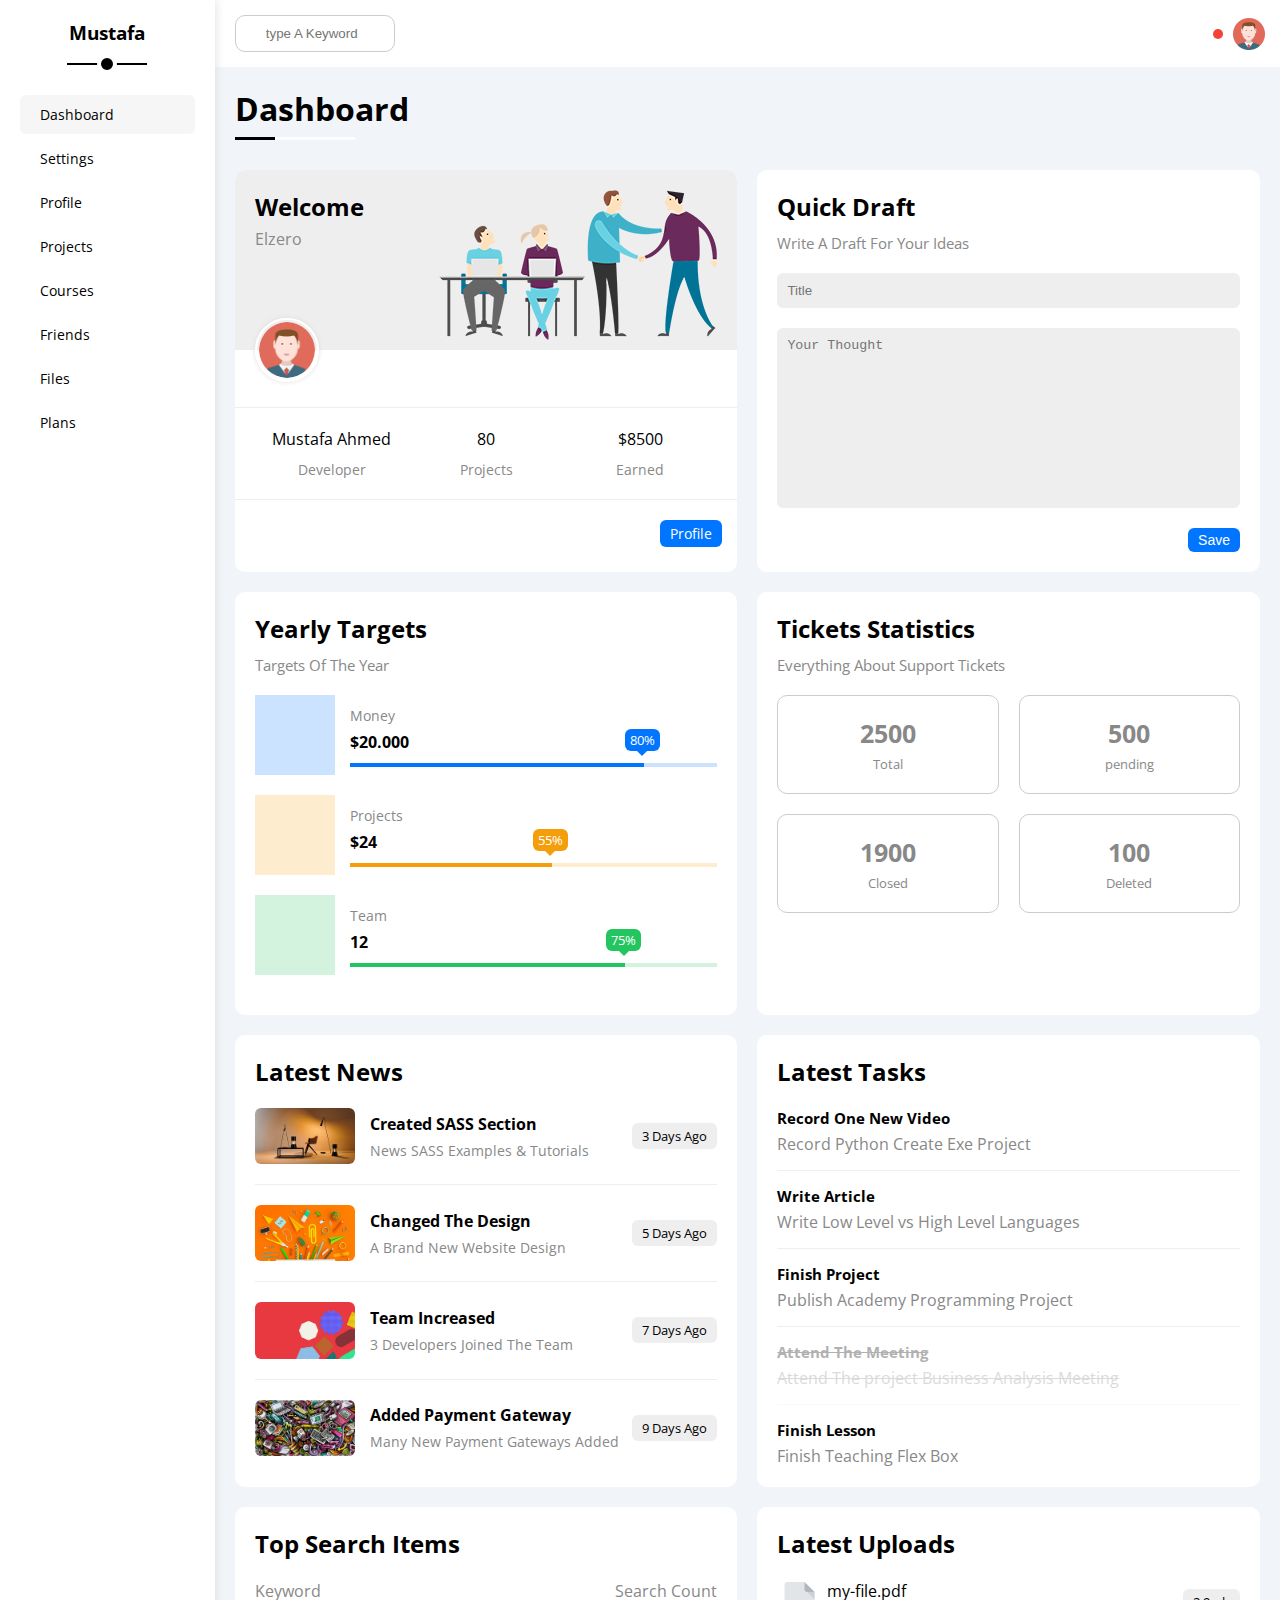
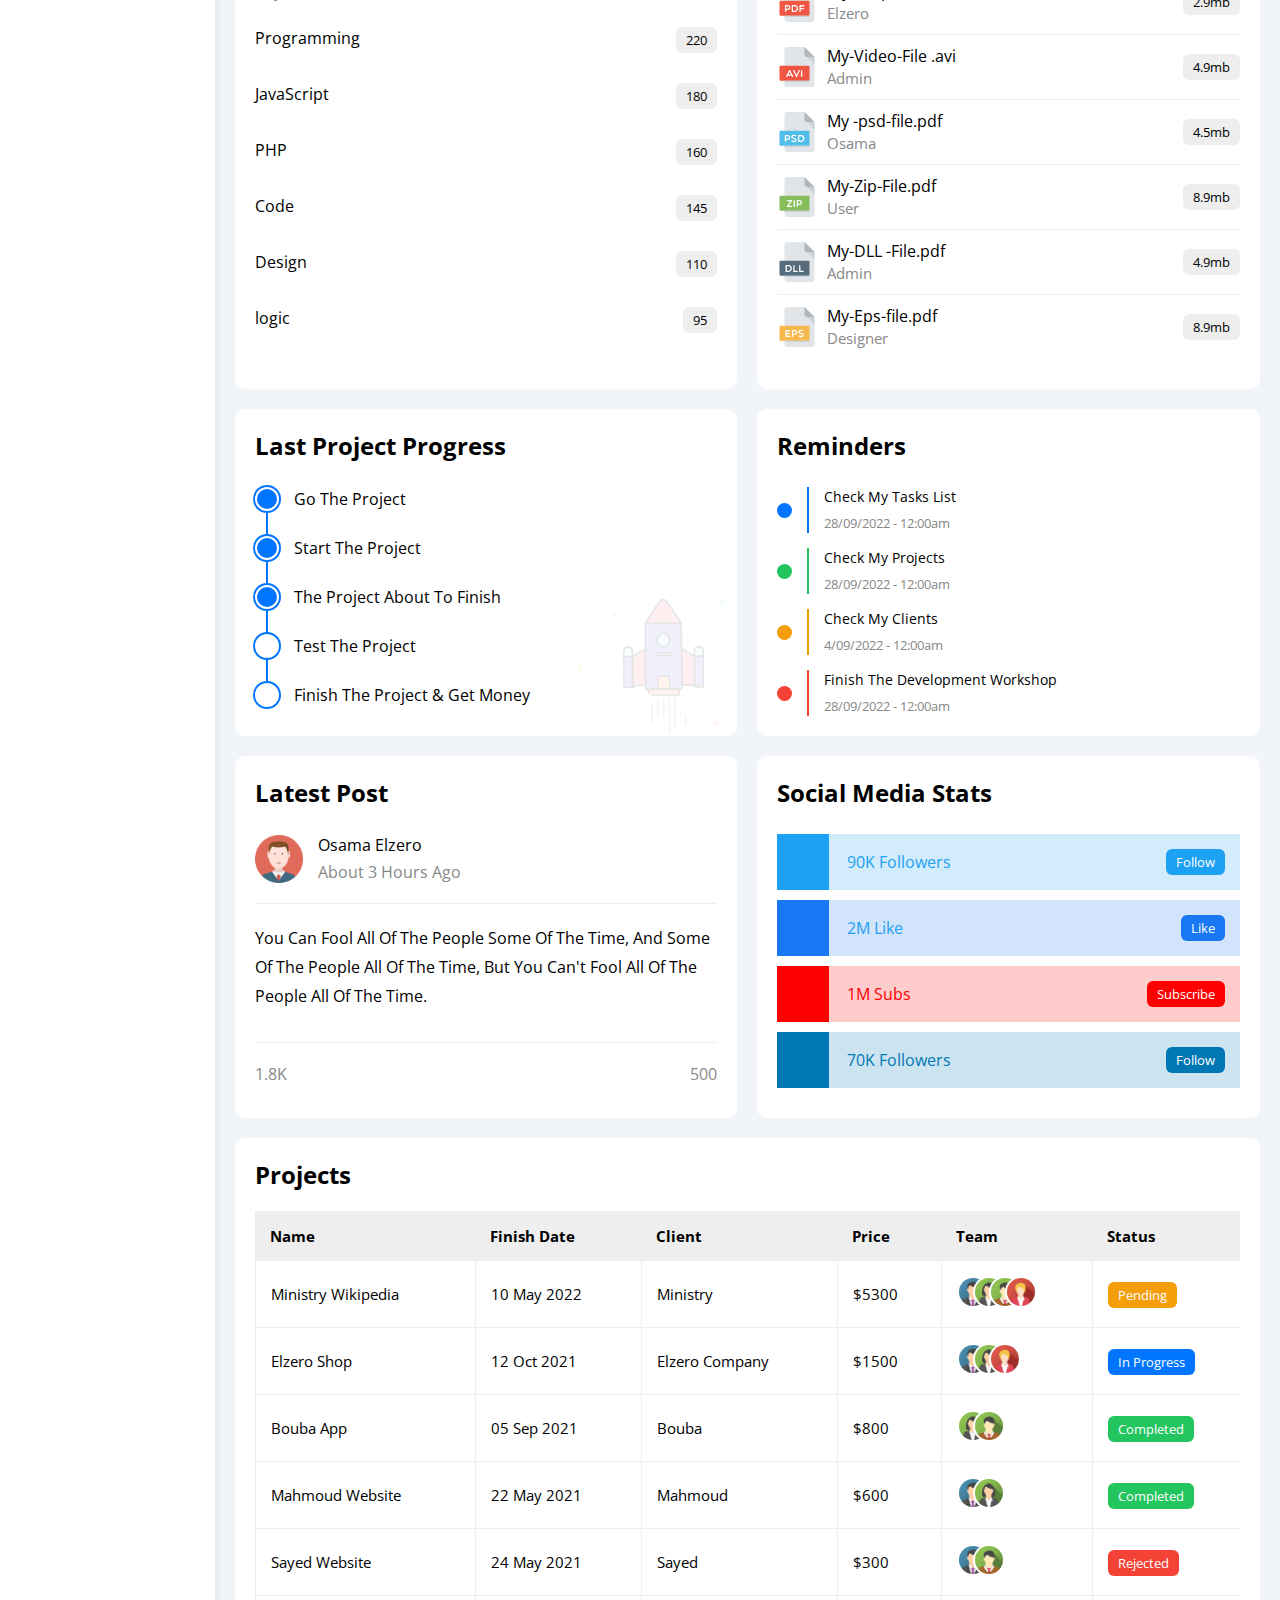
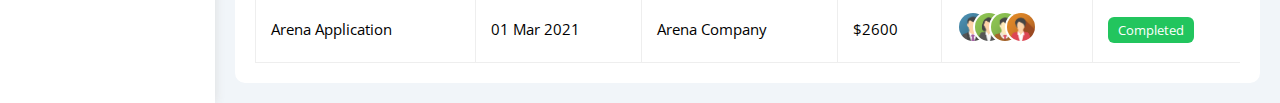
<file: index.html>
<!DOCTYPE html>
<html lang="en">

<head>
    <meta charset="UTF-8">
    <meta name="viewport" content="width=device-width, initial-scale=1.0">
    <title>Dashboard</title>
    <!-- font awesome  -->
    <!-- <link rel="stylesheet" href="css/all.min.css"> -->
    <link rel="stylesheet" href="https://cdnjs.cloudflare.com/ajax/libs/font-awesome/6.4.2/css/all.min.css"
        integrity="sha512-z3gLpd7yknf1YoNbCzqRKc4qyor8gaKU1qmn+CShxbuBusANI9QpRohGBreCFkKxLhei6S9CQXFEbbKuqLg0DA=="
        crossorigin="anonymous" referrerpolicy="no-referrer" />
    <link rel="stylesheet" href="css/master.css">
    <link rel="stylesheet" href="css/framework.css">
    <!-- <link rel="stylesheet" href="css/all.min.css"> -->

    <!-- google font  -->
    <link rel="preconnect" href="https://fonts.googleapis.com">
    <link rel="preconnect" href="https://fonts.gstatic.com" crossorigin>
    <link
        href="https://fonts.googleapis.com/css2?family=Cairo:wght@700&family=Open+Sans:ital,wght@1,700&family=REM:ital,wght@1,300&family=Roboto:wght@500&family=Work+Sans:wght@200;800&display=swap"
        rel="stylesheet">
</head>

<body>
    <div class="page d-flex">
        <div class="sidebar bg-white p-20 p-relative">
            <h3 class="p-relative txt-c mt-0">Mustafa</h3>
            <ul>
                <li>
                    <a class="active d-flex align-center fs-14 c-black rad-6 p-10" href="index.html">
                        <i class="fa-regular fa-chart-bar fa-fw"></i>
                        <span>Dashboard</span>
                    </a>
                </li>
                <li>
                    <a class="d-flex align-center fs-14 c-black rad-6 p-10" href="settings.html">
                        <i class="fa-solid fa-gear fa-fw"></i>
                        <span>Settings</span>
                    </a>
                </li>
                <li>
                    <a class="d-flex align-center fs-14 c-black rad-6 p-10" href="profile.html">
                        <i class="fa-regular fa-user fa-fw"></i>
                        <span>Profile</span>
                    </a>
                </li>
                <li>
                    <a class="d-flex align-center fs-14 c-black rad-6 p-10" href="projects.html">
                        <i class="fa-solid fa-diagram-project fa-fw"></i>
                        <span>Projects</span>
                    </a>
                </li>
                <li>
                    <a class="d-flex align-center fs-14 c-black rad-6 p-10" href="courses.html">
                        <i class="fa-solid fa-graduation-cap fa-fw"></i>
                        <span>Courses</span>
                    </a>
                </li>
                <li>
                    <a class="d-flex align-center fs-14 c-black rad-6 p-10" href="friends.html">
                        <i class="fa-regular fa-circle-user fa-fw"></i>
                        <span>Friends</span>
                    </a>
                </li>
                <li>
                    <a class="d-flex align-center fs-14 c-black rad-6 p-10" href="files.html">
                        <i class="fa-regular fa-file fa-fw"></i>
                        <span>Files</span>
                    </a>
                </li>
                <li>
                    <a class="d-flex align-center fs-14 c-black rad-6 p-10" href="plans.html">
                        <i class="fa-regular fa-credit-card fa-fw"></i>
                        <span>Plans</span>
                    </a>
                </li>
            </ul>
        </div>
        <div class="content w-full">
            <!-- start Head  -->
            <div class="head bg-white p-15 between-flex">
                <div class="search p-relative">
                    <input class="p-10" type="search" placeholder="type A Keyword">
                </div>
                <div class="icons d-flex align-center">
                    <span class="notification p-relative">
                        <i class="fa-regular fa-bell fa-lg"></i>
                    </span>
                    <img src="images/avatar.png" alt="">
                </div>
            </div>
            <!-- End  Head  -->
            <h1 class="p-relative">Dashboard</h1>
            <div class="wrapper d-grid gap-20">
                <!-- start Welcome widget  -->
                <div class="welcome bg-white rad-10 txt-c-mobile block-mobile">
                    <div class="intro p-20 d-flex space-between bg-eee">
                        <div>
                            <h2 class="m-0">Welcome</h2>
                            <p class="c-grey mt-5">Elzero</p>
                        </div>
                        <img class="hide-mobile" src="images/welcome.png" alt="">
                    </div>
                    <img src="images/avatar (1).png" alt="" class="avatar">
                    <div class="body txt-c d-flex p-20 mt-20 mb-20 block-mobile">
                        <div> Mustafa Ahmed <span class="d-block c-grey fs-14 mt-10">Developer</span></div>
                        <div>80 <span class="d-block c-grey fs-14 mt-10">Projects</span></div>
                        <div>$8500 <span class="d-block c-grey fs-14 mt-10">Earned</span></div>
                    </div>
                    <a href="profile.html" class="visit d-block fs-14 bg-blue c-white w-fit btn-shape">Profile</a>
                </div>
                <!-- End Welcome widget  -->
                <!-- Start Quick Darft Widget  -->
                <div class="quick-draft p-20 bg-white rad-10">
                    <h2 class="mt-0 mb-10">Quick Draft</h2>
                    <p class="mt-0 mb-20 c-grey fs-15">Write A Draft For Your Ideas</p>
                    <form action="">
                        <input class="d-block mb-20 w-full p-10 b-none bg-eee rad-6" type="text" placeholder="Title">
                        <textarea class="d-block mb-20 w-full p-10 b-none bg-eee rad-6"
                            placeholder="Your Thought"></textarea>
                        <input class="save d-block fs-14 bg-blue c-white b-none w-fit btn-shape" type="submit"
                            value="Save">
                    </form>
                </div>
                <!-- End Quick Darft Widget  -->
                <!-- start Targets widget  -->
                <div class="targets p-20 bg-white rad-10">
                    <h2 class="mt-0 mb-10">Yearly Targets</h2>
                    <p class="mt-0 mb-20 c-grey fs-15">Targets Of The Year</p>
                    <div class="target-row mb-20 d-flex align-center blue">
                        <div class="icon center-flex">
                            <i class="fa-solid fa-dollar-sign fa-lg c-blue"></i>
                        </div>
                        <div class="details">
                            <span class="fs-14 c-grey">Money</span>
                            <span class="d-block mt-5 mb-10 fw-bold">$20.000</span>
                            <div class="progress p-relative">
                                <span class="bg-blue blue" style="width: 80%">
                                    <span class="bg-blue">80%</span>
                                </span>
                            </div>
                        </div>
                    </div>
                    <div class="target-row mb-20 d-flex align-center orange">
                        <div class="icon center-flex">
                            <i class="fa-solid fa-code-sign fa-lg c-orange"></i>
                        </div>
                        <div class="details">
                            <span class="fs-14 c-grey">Projects</span>
                            <span class="d-block mt-5 mb-10 fw-bold">$24</span>
                            <div class="progress p-relative">
                                <span class="bg-orange orange" style="width: 55%">
                                    <span class="bg-orange">55%</span>
                                </span>
                            </div>
                        </div>
                    </div>
                    <div class="target-row mb-20 d-flex align-center green">
                        <div class="icon center-flex">
                            <i class="fa-solid fa-user fa-lg c-green"></i>
                        </div>
                        <div class="details">
                            <span class="fs-14 c-grey">Team</span>
                            <span class="d-block mt-5 mb-10 fw-bold">12</span>
                            <div class="progress p-relative">
                                <span class="bg-green green" style="width: 75%">
                                    <span class="bg-green">75%</span>
                                </span>
                            </div>
                        </div>
                    </div>
                </div>
                <!-- End Targets widget  -->
                <!-- Start Ticket widget  -->
                <div class="tickets p-20 bg-white rad-10">
                    <h2 class="mt-0 mb-10">Tickets Statistics</h2>
                    <p class="mt-0 mb-20 c-grey fs-15">Everything About Support Tickets</p>
                    <div class="d-flex txt-c gap-20 f-wrap">
                        <div class="box p-20 rad-10 fs-13 c-grey">
                            <i class="fa-regular fa-rectangle-list fa-2x mb-10 c-orange"></i>
                            <span class="d-block c-block fw-bold fs-25 mb-5">2500</span>
                            Total
                        </div>
                        <div class="box p-20 rad-10 fs-13 c-grey">
                            <i class="fa-regular fa-spinner fa-2x mb-10 c-blue"></i>
                            <span class="d-block c-block fw-bold fs-25 mb-5">500</span>
                            pending
                        </div>
                        <div class="box p-20 rad-10 fs-13 c-grey">
                            <i class="fa-regular fa-circle-check fa-2x mb-10 c-green"></i>
                            <span class="d-block c-block fw-bold fs-25 mb-5">1900</span>
                            Closed
                        </div>
                        <div class="box p-20 rad-10 fs-13 c-grey">
                            <i class="fa-regular fa-rectangle-xmark fa-2x mb-10 c-red"></i>
                            <span class="d-block c-block fw-bold fs-25 mb-5">100</span>
                            Deleted
                        </div>
                    </div>
                </div>
                <!-- End Ticket widget  -->
                <!-- Start Latest News  -->
                <div class="latest-news p-20 bg-white rad-10 txt-c-mobile">
                    <h2 class="mt-0 mb-20">Latest News</h2>
                    <div class="news-row d-flex align-center">
                        <img src="images/news-01.png" alt="">
                        <div class="info">
                            <h3>Created SASS Section</h3>
                            <p class="m-0 fs-14 c-grey">News SASS Examples & Tutorials</p>
                        </div>
                        <div class="btn-shape bg-eee fs-13 label">3 Days Ago</div>
                    </div>
                    <div class="news-row d-flex align-center">
                        <img src="images/news-02.png" alt="">
                        <div class="info">
                            <h3>Changed The Design</h3>
                            <p class="m-0 fs-14 c-grey">A Brand New Website Design</p>
                        </div>
                        <div class="btn-shape bg-eee fs-13 label">5 Days Ago</div>
                    </div>
                    <div class="news-row d-flex align-center">
                        <img src="images/news-03.png" alt="">
                        <div class="info">
                            <h3>Team Increased</h3>
                            <p class="m-0 fs-14 c-grey">3 Developers Joined The Team</p>
                        </div>
                        <div class="btn-shape bg-eee fs-13 label">7 Days Ago</div>
                    </div>
                    <div class="news-row d-flex align-center">
                        <img src="images/news-04.png" alt="">
                        <div class="info">
                            <h3>Added Payment Gateway</h3>
                            <p class="m-0 fs-14 c-grey">Many New Payment Gateways Added</p>
                        </div>
                        <div class="btn-shape bg-eee fs-13 label">9 Days Ago</div>
                    </div>
                </div>
                <!-- End Latest News  -->
                <!-- Start Tasks  -->
                <div class="tasks p-20 bg-white rad-10">
                    <h2 class="mt-0 mb-20">Latest Tasks</h2>
                    <div class="task-row between-flex">
                        <div class="info">
                            <h3 class="mt-0 mb-5 fs-15">Record One New Video</h3>
                            <p class="m-0 c-grey">Record Python Create Exe Project</p>
                        </div>
                        <i class="fa-regular fa-trash-can delete"></i>
                    </div>
                    <div class="task-row between-flex">
                        <div class="info">
                            <h3 class="mt-0 mb-5 fs-15">Write Article</h3>
                            <p class="m-0 c-grey">Write Low Level vs High Level Languages</p>
                        </div>
                        <i class="fa-regular fa-trash-can delete"></i>
                    </div>
                    <div class="task-row between-flex">
                        <div class="info">
                            <h3 class="mt-0 mb-5 fs-15">Finish Project</h3>
                            <p class="m-0 c-grey">Publish Academy Programming Project</p>
                        </div>
                        <i class="fa-regular fa-trash-can delete"></i>
                    </div>
                    <div class="task-row between-flex done">
                        <div class="info">
                            <h3 class="mt-0 mb-5 fs-15">Attend The Meeting</h3>
                            <p class="m-0 c-grey">Attend The project Business Analysis Meeting</p>
                        </div>
                        <i class="fa-regular fa-trash-can "></i>
                    </div>
                    <div class="task-row between-flex">
                        <div class="info">
                            <h3 class="mt-0 mb-5 fs-15">Finish Lesson</h3>
                            <p class="m-0 c-grey">Finish Teaching Flex Box</p>
                        </div>
                        <i class="fa-regular fa-trash-can delete"></i>
                    </div>
                </div>
                <!-- End Tasks  -->
                <!-- start Top Search Word Widget  -->
                <div class="search-items p-20 bg-white rad-10">
                    <h2 class="mt-0 mb-20">Top Search Items</h2>
                    <div class="items-head d-flex space-between c-grey mb-10">
                        <div>Keyword</div>
                        <div>Search Count</div>
                    </div>
                    <div class="items d-flex space-between pt-15 pb-15">
                        <span>Programming</span>
                        <span class="bg-eee fs-13 btn-shape">220</span>
                    </div>
                    <div class="items d-flex space-between pt-15 pb-15">
                        <span>JavaScript</span>
                        <span class="bg-eee fs-13 btn-shape">180</span>
                    </div>
                    <div class="items d-flex space-between pt-15 pb-15">
                        <span>PHP</span>
                        <span class="bg-eee fs-13 btn-shape">160</span>
                    </div>
                    <div class="items d-flex space-between pt-15 pb-15">
                        <span>Code</span>
                        <span class="bg-eee fs-13 btn-shape">145</span>
                    </div>
                    <div class="items d-flex space-between pt-15 pb-15">
                        <span>Design</span>
                        <span class="bg-eee fs-13 btn-shape">110</span>
                    </div>
                    <div class="items d-flex space-between pt-15 pb-15">
                        <span>logic</span>
                        <span class="bg-eee fs-13 btn-shape">95</span>
                    </div>
                </div>
                <!-- End Top Search Word Widget  -->

                <!-- start Latest Uploads  -->
                <div class="latest-uploads p-20 bg-white rad-10">
                    <h2 class="mt-0 mb-20">Latest Uploads</h2>
                    <ul class="m-0">
                        <li class="between-flex pb-10 mb-10">
                            <div class="d-flex align-center">
                                <img class="mr-10" src="images/pdf.svg" alt="">
                                <div>
                                    <span class="d-block">my-file.pdf</span>
                                    <span class="fs-15 c-grey">Elzero</span>
                                </div>
                            </div>
                            <div class="bg-eee btn-shape fs-13">2.9mb</div>
                        </li>
                        <li class="between-flex pb-10 mb-10">
                            <div class="d-flex align-center">
                                <img class="mr-10" src="images/avi.svg" alt="">
                                <div>
                                    <span class="d-block">My-Video-File .avi</span>
                                    <span class="fs-15 c-grey">Admin</span>
                                </div>
                            </div>
                            <div class="bg-eee btn-shape fs-13">4.9mb</div>
                        </li>
                        <li class="between-flex pb-10 mb-10">
                            <div class="d-flex align-center">
                                <img class="mr-10" src="images/psd.svg" alt="">
                                <div>
                                    <span class="d-block">My -psd-file.pdf</span>
                                    <span class="fs-15 c-grey">Osama</span>
                                </div>
                            </div>
                            <div class="bg-eee btn-shape fs-13">4.5mb</div>
                        </li>
                        <li class="between-flex pb-10 mb-10">
                            <div class="d-flex align-center">
                                <img class="mr-10" src="images/zip.svg" alt="">
                                <div>
                                    <span class="d-block">My-Zip-File.pdf</span>
                                    <span class="fs-15 c-grey">User</span>
                                </div>
                            </div>
                            <div class="bg-eee btn-shape fs-13">8.9mb</div>
                        </li>
                        <li class="between-flex pb-10 mb-10">
                            <div class="d-flex align-center">
                                <img class="mr-10" src="images/dll.svg" alt="">
                                <div>
                                    <span class="d-block">My-DLL -File.pdf</span>
                                    <span class="fs-15 c-grey">Admin</span>
                                </div>
                            </div>
                            <div class="bg-eee btn-shape fs-13">4.9mb</div>
                        </li>
                        <li class="between-flex pb-10 mb-10">
                            <div class="d-flex align-center">
                                <img class="mr-10" src="images/eps.svg" alt="">
                                <div>
                                    <span class="d-block">My-Eps-file.pdf</span>
                                    <span class="fs-15 c-grey">Designer</span>
                                </div>
                            </div>
                            <div class="bg-eee btn-shape fs-13">8.9mb</div>
                        </li>
                    </ul>
                </div>
                <!-- End Latest Uploads  -->
                <!-- Start Last Project progress Widget  -->
                <div class="last-project p-20 bg-white rad-10 p-relative">
                    <h2 class="mt-0 mb-20">Last Project Progress</h2>
                    <ul class="m-0 p-relative">
                        <li class="mt-25 d-flex align-center done">Go The Project</li>
                        <li class="mt-25 d-flex align-center done">Start The Project</li>
                        <li class="mt-25 d-flex align-center done">The Project About To Finish</li>
                        <li class="mt-25 d-flex align-center current">Test The Project</li>
                        <li class="mt-25 d-flex align-center">Finish The Project & Get Money</li>
                    </ul>
                    <img class="launch-icon hide-mobile" src="images/project.png" alt="">
                </div>
                <!-- End Last Project progress Widget  -->
                <!-- Start Reminders  -->
                <div class="reminders p-20 bg-white rad-10 p-relative">
                    <h2 class="mt-0 mb-25">Reminders</h2>
                    <ul class="m-0">
                        <li class="d-flex align-center mt-15">
                            <span class="key bg-blue mr-15 d-block rad-half"></span>
                            <div class="blue pl-15">
                                <p class="fs-14 fw-blod mt-0 mb-5">Check My Tasks List</p>
                                <span class="fs-13 c-grey">28/09/2022 - 12:00am</span>
                            </div>
                        </li>
                        <li class="d-flex align-center mt-15">
                            <span class="key bg-green mr-15 d-block rad-half"></span>
                            <div class="green pl-15">
                                <p class="fs-14 fw-blod mt-0 mb-5">Check My Projects</p>
                                <span class="fs-13 c-grey">28/09/2022 - 12:00am</span>
                            </div>
                        </li>
                        <li class="d-flex align-center mt-15">
                            <span class="key bg-orange mr-15 d-block rad-half"></span>
                            <div class="orange pl-15">
                                <p class="fs-14 fw-blod mt-0 mb-5">Check My Clients</p>
                                <span class="fs-13 c-grey">4/09/2022 - 12:00am</span>
                            </div>
                        </li>
                        <li class="d-flex align-center mt-15">
                            <span class="key bg-red mr-15 d-block rad-half"></span>
                            <div class="red pl-15">
                                <p class="fs-14 fw-blod mt-0 mb-5">
                                    Finish The Development Workshop</p>
                                <span class="fs-13 c-grey">28/09/2022 - 12:00am</span>
                            </div>
                        </li>
                    </ul>
                </div>
                <!-- End Reminders  -->

                <!-- Start Latest Post Widget -->
                <div class="latest-post p-20 bg-white rad-10 p-relative">
                    <h2 class="mt-0 mb-25">Latest Post</h2>
                    <div class="top d-flex align-center">
                        <img class="avatar mr-15" src="images/avatar (2).png" alt="">
                        <div class="info">
                            <span class="d-block mb-5 fw-blod">Osama Elzero</span>
                            <span class="c-grey">About 3 Hours Ago</span>
                        </div>
                    </div>
                    <div class="post-content txt-c-mobile pt-20 pb-20 mt-20 mb-20">You Can Fool All Of The People Some
                        Of The Time, And Some Of The People All Of The Time, But You Can't Fool All Of The People All Of
                        The Time.
                    </div>
                    <div class="post-stats between-flex c-grey">
                        <div>
                            <i class=" heart fa-regular fa-heart"></i>
                            <span>1.8K</span>
                        </div>
                        <div>
                            <i class="comment fa-regular fa-comment"></i>
                            <span>500</span>
                        </div>
                    </div>
                </div>
                <!-- End Latest Post Widget  -->
                <!-- Start Social Media Stats Widget  -->
                <div class="social-media p-20 bg-white rad-10 p-relative">
                    <h2 class="mt-0 mb-25">Social Media Stats</h2>
                    <div class="box twitter p-15 p-relative mb-10 between-flex">
                        <i class="fa-brands fa-twitter fa-2x c-white h-full center-flex"></i>
                        <span>90K Followers</span>
                        <a class="fs-13 c-white btn-shape" href="#">Follow</a>
                    </div>
                    <div class="box facebook p-15 p-relative mb-10 between-flex">
                        <i class="fa-brands fa-facebook-f fa-2x c-white h-full center-flex"></i>
                        <span>2M Like</span>
                        <a class="fs-13 c-white btn-shape" href="#">Like</a>
                    </div>
                    <div class="box youtube p-15 p-relative mb-10 between-flex">
                        <i class="fa-brands fa-youtube fa-2x c-white h-full center-flex"></i>
                        <span>1M Subs</span>
                        <a class="fs-13 c-white btn-shape" href="#">Subscribe</a>
                    </div>
                    <div class="box linkedin p-15 p-relative mb-10 between-flex">
                        <i class="fa-brands fa-linkedin fa-2x c-white h-full center-flex"></i>
                        <span>70K Followers</span>
                        <a class="fs-13 c-white btn-shape" href="#">Follow</a>
                    </div>
                </div>
                <!-- End Social Media Stats Widget  -->
            </div>
            <!-- Start Projects Table  -->
            <div class="projects p-20 bg-white rad-10 m-20">
                <h2 class="mt-0 mb-20">Projects</h2>
                <div class="responsive-table">
                    <table class="fs-15 w-full">
                        <thead>
                            <tr>
                                <td>Name</td>
                                <td>Finish Date</td>
                                <td>Client</td>
                                <td>Price</td>
                                <td>Team</td>
                                <td>Status</td>
                            </tr>
                        </thead>
                        <tbody>
                            <tr>
                                <td>Ministry Wikipedia</td>
                                <td>10 May 2022</td>
                                <td>Ministry</td>
                                <td>$5300</td>
                                <td>
                                    <img src="images/team-01.png" alt="">
                                    <img src="images/team-02.png" alt="">
                                    <img src="images/team-03.png" alt="">
                                    <img src="images/team-05.png" alt="">
                                </td>
                                <td>
                                    <span class="label btn-shape bg-orange c-white">Pending</span>
                                </td>
                            </tr>
                            <tr>
                                <td>Elzero Shop</td>
                                <td>12 Oct 2021</td>
                                <td>Elzero Company</td>
                                <td>$1500</td>
                                <td>
                                    <img src="images/team-01.png" alt="" />
                                    <img src="images/team-02.png" alt="" />
                                    <img src="images/team-05.png" alt="" />
                                </td>
                                <td><span class="label btn-shape bg-blue c-white">In Progress</span></td>
                            </tr>
                            <tr>
                                <td>Bouba App</td>
                                <td>05 Sep 2021</td>
                                <td>Bouba</td>
                                <td>$800</td>
                                <td>
                                    <img src="images/team-02.png" alt="" />
                                    <img src="images/team-03.png" alt="" />
                                </td>
                                <td><span class="label btn-shape bg-green c-white">Completed</span></td>
                            </tr>
                            <tr>
                                <td>Mahmoud Website</td>
                                <td>22 May 2021</td>
                                <td>Mahmoud</td>
                                <td>$600</td>
                                <td>
                                    <img src="images/team-01.png" alt="" />
                                    <img src="images/team-02.png" alt="" />
                                </td>
                                <td><span class="label btn-shape bg-green c-white">Completed</span></td>
                            </tr>
                            <tr>
                                <td>Sayed Website</td>
                                <td>24 May 2021</td>
                                <td>Sayed</td>
                                <td>$300</td>
                                <td>
                                    <img src="images/team-01.png" alt="" />
                                    <img src="images/team-03.png" alt="" />
                                </td>
                                <td><span class="label btn-shape bg-red c-white">Rejected</span></td>
                            </tr>
                            <tr>
                                <td>Arena Application</td>
                                <td>01 Mar 2021</td>
                                <td>Arena Company</td>
                                <td>$2600</td>
                                <td>
                                    <img src="images/team-01.png" alt="" />
                                    <img src="images/team-02.png" alt="" />
                                    <img src="images/team-03.png" alt="" />
                                    <img src="images/team-04.png" alt="" />
                                </td>
                                <td><span class="label btn-shape bg-green c-white">Completed</span></td>
                            </tr>
                        </tbody>
                    </table>
                </div>
            </div>
            <!-- End Projects Table  -->
        </div>
    </div>
</body>

</html>
</file>
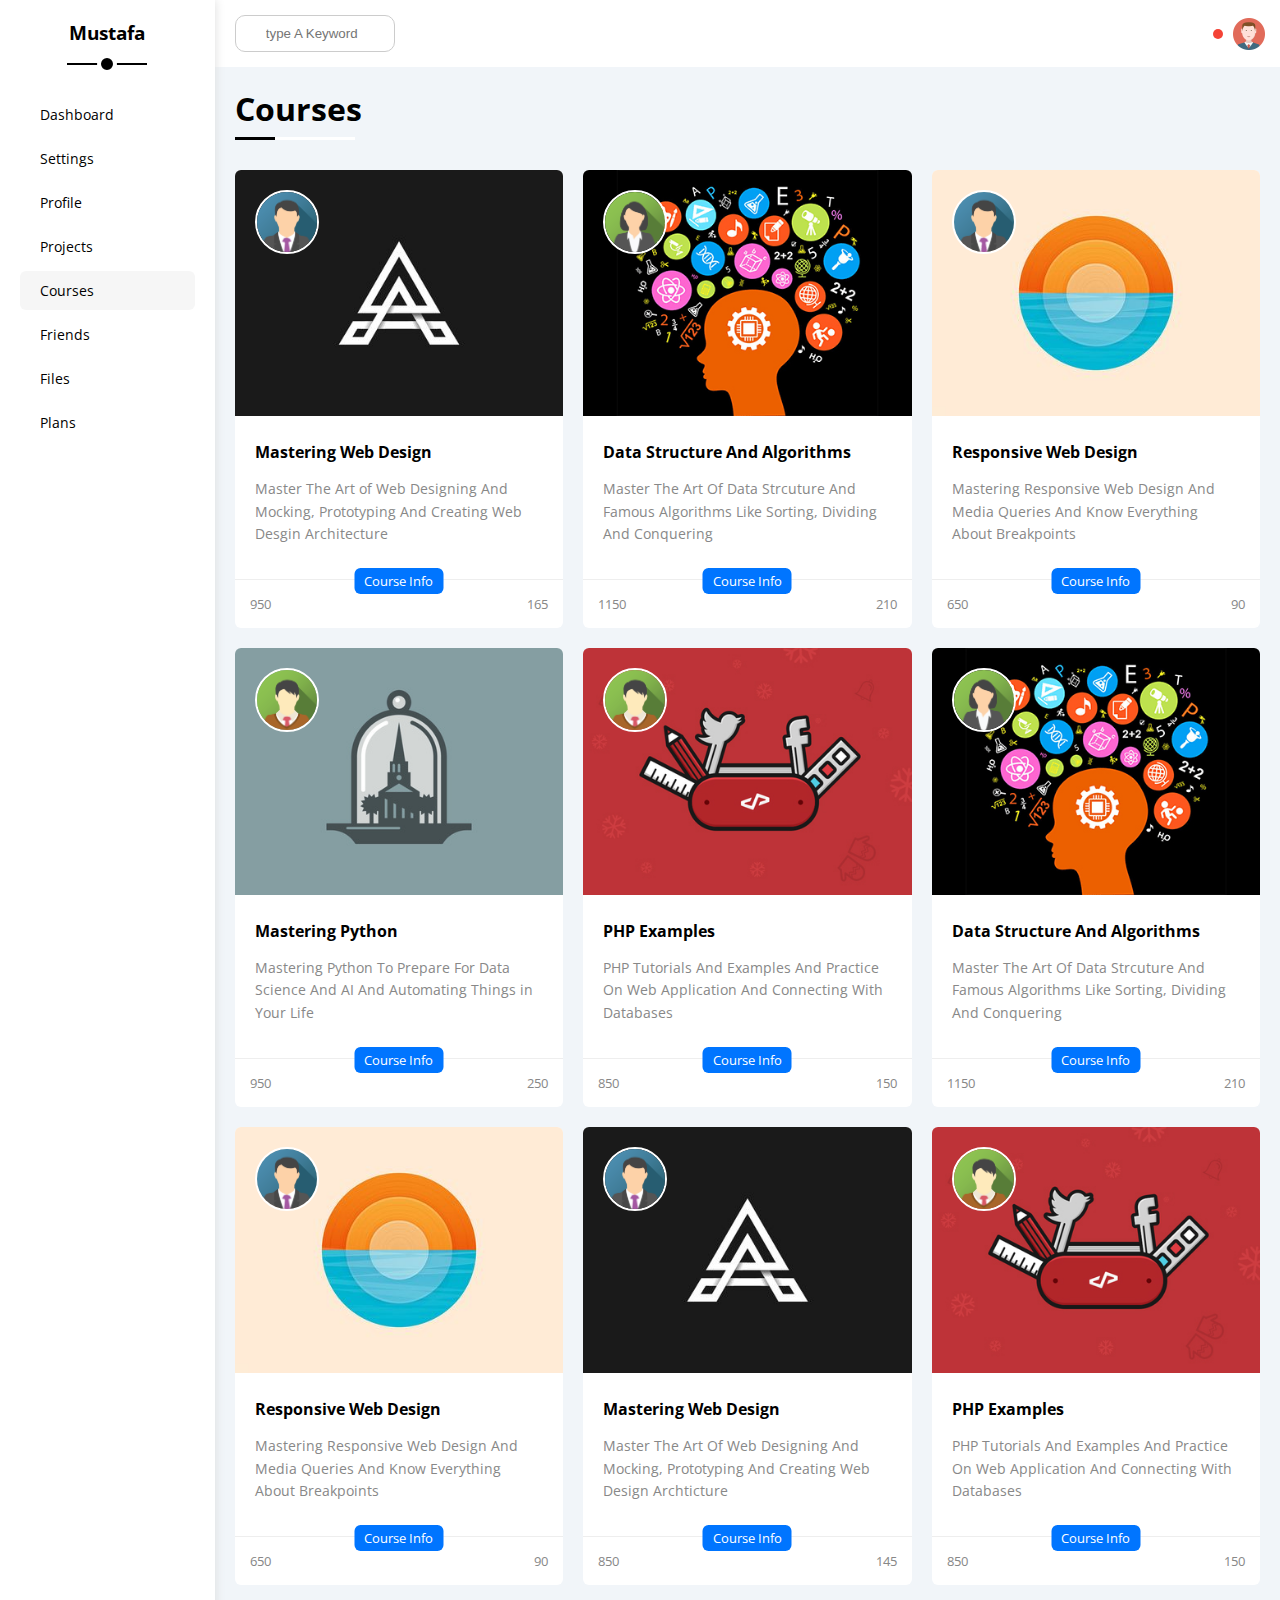
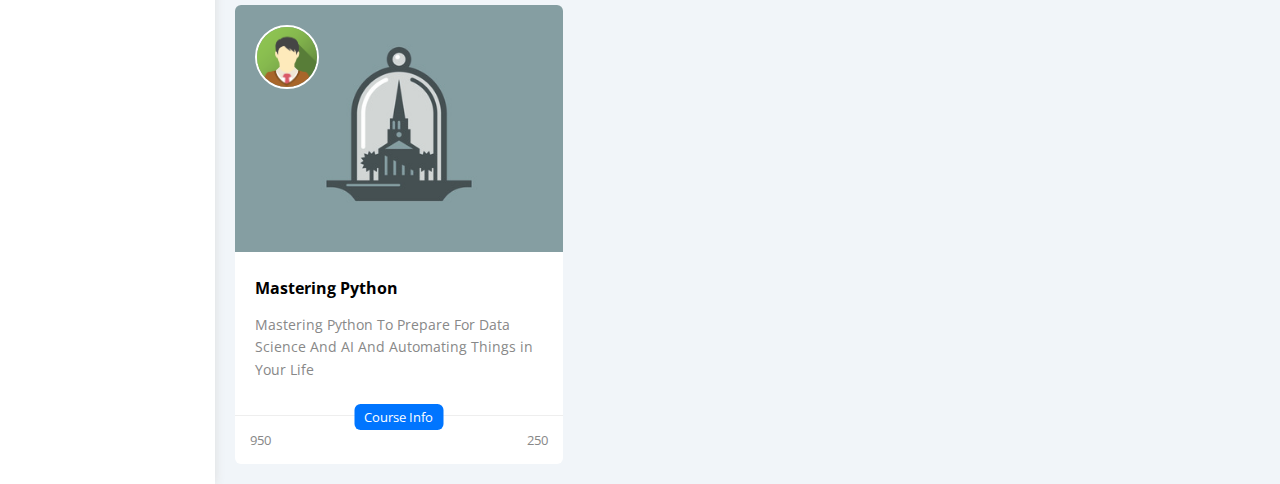
<file: courses.html>
<!DOCTYPE html>
<html lang="en">

<head>
    <meta charset="UTF-8">
    <meta name="viewport" content="width=device-width, initial-scale=1.0">
    <title>Courses</title>
    <!-- font awesome  -->
    <!-- <link rel="stylesheet" href="css/all.min.css"> -->
    <link rel="stylesheet" href="https://cdnjs.cloudflare.com/ajax/libs/font-awesome/6.4.2/css/all.min.css"
        integrity="sha512-z3gLpd7yknf1YoNbCzqRKc4qyor8gaKU1qmn+CShxbuBusANI9QpRohGBreCFkKxLhei6S9CQXFEbbKuqLg0DA=="
        crossorigin="anonymous" referrerpolicy="no-referrer" />
    <link rel="stylesheet" href="css/master.css">
    <link rel="stylesheet" href="css/framework.css">
    <!-- <link rel="stylesheet" href="css/all.min.css"> -->

    <!-- google font  -->
    <link rel="preconnect" href="https://fonts.googleapis.com">
    <link rel="preconnect" href="https://fonts.gstatic.com" crossorigin>
    <link
        href="https://fonts.googleapis.com/css2?family=Cairo:wght@700&family=Open+Sans:ital,wght@1,700&family=REM:ital,wght@1,300&family=Roboto:wght@500&family=Work+Sans:wght@200;800&display=swap"
        rel="stylesheet">
</head>

<body>
    <div class="page d-flex">
        <div class="sidebar bg-white p-20 p-relative">
            <h3 class="p-relative txt-c mt-0">Mustafa</h3>
            <ul>
                <li>
                    <a class="d-flex align-center fs-14 c-black rad-6 p-10" href="index.html">
                        <i class="fa-regular fa-chart-bar fa-fw"></i>
                        <span>Dashboard</span>
                    </a>
                </li>
                <li>
                    <a class="d-flex align-center fs-14 c-black rad-6 p-10" href="settings.html">
                        <i class="fa-solid fa-gear fa-fw"></i>
                        <span>Settings</span>
                    </a>
                </li>
                <li>
                    <a class="d-flex align-center fs-14 c-black rad-6 p-10" href="profile.html">
                        <i class="fa-regular fa-user fa-fw"></i>
                        <span>Profile</span>
                    </a>
                </li>
                <li>
                    <a class="d-flex align-center fs-14 c-black rad-6 p-10" href="projects.html">
                        <i class="fa-solid fa-diagram-project fa-fw"></i>
                        <span>Projects</span>
                    </a>
                </li>
                <li>
                    <a class="active d-flex align-center fs-14 c-black rad-6 p-10" href="courses.html">
                        <i class="fa-solid fa-graduation-cap fa-fw"></i>
                        <span>Courses</span>
                    </a>
                </li>
                <li>
                    <a class="d-flex align-center fs-14 c-black rad-6 p-10" href="friends.html">
                        <i class="fa-regular fa-circle-user fa-fw"></i>
                        <span>Friends</span>
                    </a>
                </li>
                <li>
                    <a class="d-flex align-center fs-14 c-black rad-6 p-10" href="files.html">
                        <i class="fa-regular fa-file fa-fw"></i>
                        <span>Files</span>
                    </a>
                </li>
                <li>
                    <a class="d-flex align-center fs-14 c-black rad-6 p-10" href="plans.html">
                        <i class="fa-regular fa-credit-card fa-fw"></i>
                        <span>Plans</span>
                    </a>
                </li>
            </ul>
        </div>
        <div class="content w-full">
            <!-- start Head  -->
            <div class="head bg-white p-15 between-flex">
                <div class="search p-relative">
                    <input class="p-10" type="search" placeholder="type A Keyword">
                </div>
                <div class="icons d-flex align-center">
                    <span class="notification p-relative">
                        <i class="fa-regular fa-bell fa-lg"></i>
                    </span>
                    <img src="images/avatar.png" alt="">
                </div>
            </div>
            <!-- End  Head  -->
            <h1 class="p-relative">Courses</h1>
            <div class="courses-page d-grid m-20 gap-20">
                <div class="course bg-white rad-6 p-relative">
                    <img class="cover" src="images/course-01.jpg" alt="">
                    <img class="instructor" src="images/team-01 (1).png" alt="">
                    <div class="p-20">
                        <h4 class="m-0">Mastering Web Design</h4>
                        <p class="description c-grey mt-15 fs-14">Master The Art of Web Designing And Mocking,
                            Prototyping And Creating Web Desgin Architecture</p>
                    </div>
                    <div class="info p-15 p-relative between-flex">
                        <span class="title bg-blue c-white btn-shape">Course Info</span>
                        <span class="c-grey">
                            <i class="fa-regular fa-user"></i>
                            950
                        </span>
                        <span class="c-grey">
                            <i class="fa-solid fa-dollar-sign"></i>
                            165
                        </span>
                    </div>
                </div>

                <div class="course bg-white rad-6 p-relative">
                    <img decoding="async" class="cover" src="images/course-02.jpg" alt="" />
                    <img decoding="async" class="instructor" src="images/team-02.png" alt="" />
                    <div class="p-20">
                        <h4 class="m-0">Data Structure And Algorithms</h4>
                        <p class="description c-grey mt-15 fs-14">
                            Master The Art Of Data Strcuture And Famous Algorithms Like Sorting, Dividing And Conquering
                        </p>
                    </div>
                    <div class="info p-15 p-relative between-flex">
                        <span class="title bg-blue c-white btn-shape">Course Info</span>
                        <span class="c-grey"> <i class="fa-regular fa-user"></i> 1150</span>
                        <span class="c-grey"><i class="fa-solid fa-dollar-sign"></i> 210</span>
                    </div>
                </div>
                <div class="course bg-white rad-6 p-relative">
                    <img decoding="async" class="cover" src="images/course-03.jpg" alt="" />
                    <img decoding="async" class="instructor" src="images/team-01.png" alt="" />
                    <div class="p-20">
                        <h4 class="m-0">Responsive Web Design</h4>
                        <p class="description c-grey mt-15 fs-14">
                            Mastering Responsive Web Design And Media Queries And Know Everything About Breakpoints
                        </p>
                    </div>
                    <div class="info p-15 p-relative between-flex">
                        <span class="title bg-blue c-white btn-shape">Course Info</span>
                        <span class="c-grey"> <i class="fa-regular fa-user"></i> 650</span>
                        <span class="c-grey"><i class="fa-solid fa-dollar-sign"></i> 90</span>
                    </div>
                </div>
                <div class="course bg-white rad-6 p-relative">
                    <img decoding="async" class="cover" src="images/course-04.jpg" alt="" />
                    <img decoding="async" class="instructor" src="images/team-03.png" alt="" />
                    <div class="p-20">
                        <h4 class="m-0">Mastering Python</h4>
                        <p class="description c-grey mt-15 fs-14">
                            Mastering Python To Prepare For Data Science And AI And Automating Things in Your Life
                        </p>
                    </div>
                    <div class="info p-15 p-relative between-flex">
                        <span class="title bg-blue c-white btn-shape">Course Info</span>
                        <span class="c-grey"> <i class="fa-regular fa-user"></i> 950</span>
                        <span class="c-grey"><i class="fa-solid fa-dollar-sign"></i> 250</span>
                    </div>
                </div>
                <div class="course bg-white rad-6 p-relative">
                    <img decoding="async" class="cover" src="images/course-05.jpg" alt="" />
                    <img decoding="async" class="instructor" src="images/team-03.png" alt="" />
                    <div class="p-20">
                        <h4 class="m-0">PHP Examples</h4>
                        <p class="description c-grey mt-15 fs-14">
                            PHP Tutorials And Examples And Practice On Web Application And Connecting With Databases
                        </p>
                    </div>
                    <div class="info p-15 p-relative between-flex">
                        <span class="title bg-blue c-white btn-shape">Course Info</span>
                        <span class="c-grey"> <i class="fa-regular fa-user"></i> 850</span>
                        <span class="c-grey"><i class="fa-solid fa-dollar-sign"></i> 150</span>
                    </div>
                </div>
                <div class="course bg-white rad-6 p-relative">
                    <img decoding="async" class="cover" src="images/course-02.jpg" alt="" />
                    <img decoding="async" class="instructor" src="images/team-02.png" alt="" />
                    <div class="p-20">
                        <h4 class="m-0">Data Structure And Algorithms</h4>
                        <p class="description c-grey mt-15 fs-14">
                            Master The Art Of Data Strcuture And Famous Algorithms Like Sorting, Dividing And Conquering
                        </p>
                    </div>
                    <div class="info p-15 p-relative between-flex">
                        <span class="title bg-blue c-white btn-shape">Course Info</span>
                        <span class="c-grey"> <i class="fa-regular fa-user"></i> 1150</span>
                        <span class="c-grey"><i class="fa-solid fa-dollar-sign"></i> 210</span>
                    </div>
                </div>
                <div class="course bg-white rad-6 p-relative">
                    <img decoding="async" class="cover" src="images/course-03.jpg" alt="" />
                    <img decoding="async" class="instructor" src="images/team-01.png" alt="" />
                    <div class="p-20">
                        <h4 class="m-0">Responsive Web Design</h4>
                        <p class="description c-grey mt-15 fs-14">
                            Mastering Responsive Web Design And Media Queries And Know Everything About Breakpoints
                        </p>
                    </div>
                    <div class="info p-15 p-relative between-flex">
                        <span class="title bg-blue c-white btn-shape">Course Info</span>
                        <span class="c-grey"> <i class="fa-regular fa-user"></i> 650</span>
                        <span class="c-grey"><i class="fa-solid fa-dollar-sign"></i> 90</span>
                    </div>
                </div>
                <div class="course bg-white rad-6 p-relative">
                    <img decoding="async" class="cover" src="images/course-01.jpg" alt="" />
                    <img decoding="async" class="instructor" src="images/team-01.png" alt="" />
                    <div class="p-20">
                        <h4 class="m-0">Mastering Web Design</h4>
                        <p class="description c-grey mt-15 fs-14">
                            Master The Art Of Web Designing And Mocking, Prototyping And Creating Web Design Archticture
                        </p>
                    </div>
                    <div class="info p-15 p-relative between-flex">
                        <span class="title bg-blue c-white btn-shape">Course Info</span>
                        <span class="c-grey"> <i class="fa-regular fa-user"></i> 850</span>
                        <span class="c-grey"><i class="fa-solid fa-dollar-sign"></i> 145</span>
                    </div>
                </div>
                <div class="course bg-white rad-6 p-relative">
                    <img decoding="async" class="cover" src="images/course-05.jpg" alt="" />
                    <img decoding="async" class="instructor" src="images/team-03.png" alt="" />
                    <div class="p-20">
                        <h4 class="m-0">PHP Examples</h4>
                        <p class="description c-grey mt-15 fs-14">
                            PHP Tutorials And Examples And Practice On Web Application And Connecting With Databases
                        </p>
                    </div>
                    <div class="info p-15 p-relative between-flex">
                        <span class="title bg-blue c-white btn-shape">Course Info</span>
                        <span class="c-grey"> <i class="fa-regular fa-user"></i> 850</span>
                        <span class="c-grey"><i class="fa-solid fa-dollar-sign"></i> 150</span>
                    </div>
                </div>
                <div class="course bg-white rad-6 p-relative">
                    <img decoding="async" class="cover" src="images/course-04.jpg" alt="" />
                    <img decoding="async" class="instructor" src="images/team-03.png" alt="" />
                    <div class="p-20">
                        <h4 class="m-0">Mastering Python</h4>
                        <p class="description c-grey mt-15 fs-14">
                            Mastering Python To Prepare For Data Science And AI And Automating Things in Your Life
                        </p>
                    </div>
                    <div class="info p-15 p-relative between-flex">
                        <span class="title bg-blue c-white btn-shape">Course Info</span>
                        <span class="c-grey"> <i class="fa-regular fa-user"></i> 950</span>
                        <span class="c-grey"><i class="fa-solid fa-dollar-sign"></i> 250</span>
                    </div>
                </div>

            </div>
        </div>
    </div>
</body>

</html>
</file>
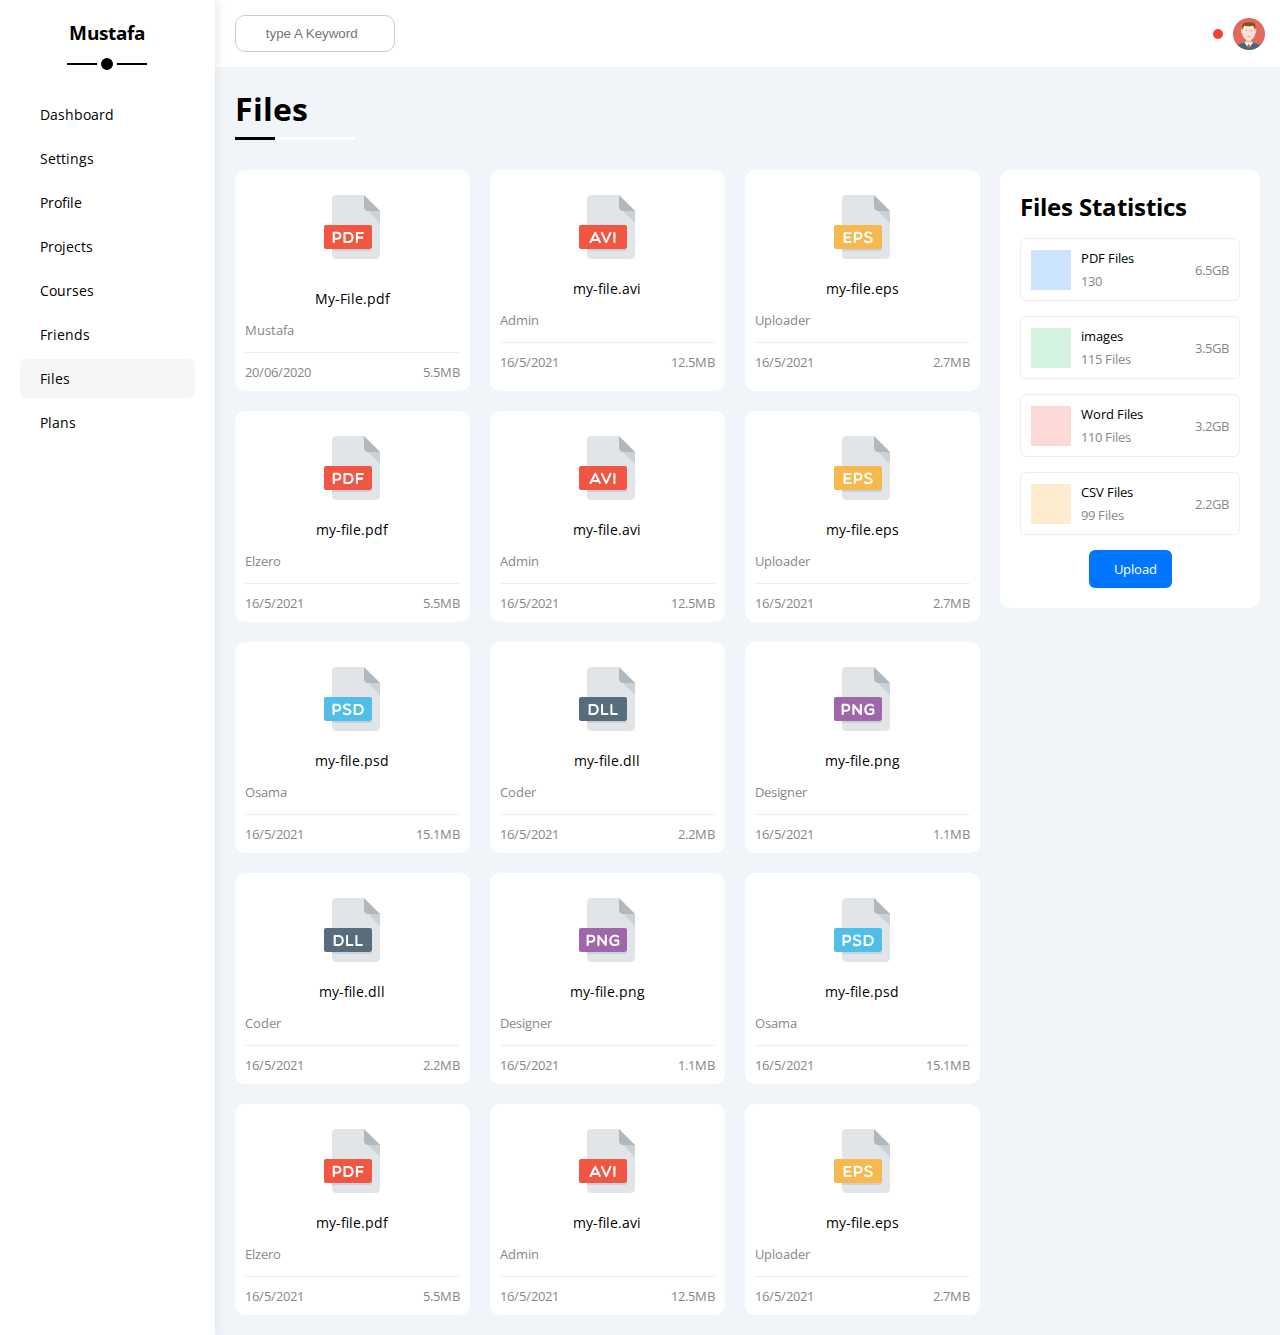
<file: files.html>
<!DOCTYPE html>
<html lang="en">

<head>
    <meta charset="UTF-8">
    <meta name="viewport" content="width=device-width, initial-scale=1.0">
    <title>Files</title>
    <!-- font awesome  -->
    <!-- <link rel="stylesheet" href="css/all.min.css"> -->
    <link rel="stylesheet" href="https://cdnjs.cloudflare.com/ajax/libs/font-awesome/6.4.2/css/all.min.css"
        integrity="sha512-z3gLpd7yknf1YoNbCzqRKc4qyor8gaKU1qmn+CShxbuBusANI9QpRohGBreCFkKxLhei6S9CQXFEbbKuqLg0DA=="
        crossorigin="anonymous" referrerpolicy="no-referrer" />
    <link rel="stylesheet" href="css/master.css">
    <link rel="stylesheet" href="css/framework.css">
    <!-- <link rel="stylesheet" href="css/all.min.css"> -->

    <!-- google font  -->
    <link rel="preconnect" href="https://fonts.googleapis.com">
    <link rel="preconnect" href="https://fonts.gstatic.com" crossorigin>
    <link
        href="https://fonts.googleapis.com/css2?family=Cairo:wght@700&family=Open+Sans:ital,wght@1,700&family=REM:ital,wght@1,300&family=Roboto:wght@500&family=Work+Sans:wght@200;800&display=swap"
        rel="stylesheet">
</head>

<body>
    <div class="page d-flex">
        <div class="sidebar bg-white p-20 p-relative">
            <h3 class="p-relative txt-c mt-0">Mustafa</h3>
            <ul>
                <li>
                    <a class="d-flex align-center fs-14 c-black rad-6 p-10" href="index.html">
                        <i class="fa-regular fa-chart-bar fa-fw"></i>
                        <span>Dashboard</span>
                    </a>
                </li>
                <li>
                    <a class="d-flex align-center fs-14 c-black rad-6 p-10" href="settings.html">
                        <i class="fa-solid fa-gear fa-fw"></i>
                        <span>Settings</span>
                    </a>
                </li>
                <li>
                    <a class="d-flex align-center fs-14 c-black rad-6 p-10" href="profile.html">
                        <i class="fa-regular fa-user fa-fw"></i>
                        <span>Profile</span>
                    </a>
                </li>
                <li>
                    <a class="d-flex align-center fs-14 c-black rad-6 p-10" href="projects.html">
                        <i class="fa-solid fa-diagram-project fa-fw"></i>
                        <span>Projects</span>
                    </a>
                </li>
                <li>
                    <a class="d-flex align-center fs-14 c-black rad-6 p-10" href="courses.html">
                        <i class="fa-solid fa-graduation-cap fa-fw"></i>
                        <span>Courses</span>
                    </a>
                </li>
                <li>
                    <a class="d-flex align-center fs-14 c-black rad-6 p-10" href="friends.html">
                        <i class="fa-regular fa-circle-user fa-fw"></i>
                        <span>Friends</span>
                    </a>
                </li>
                <li>
                    <a class="active d-flex align-center fs-14 c-black rad-6 p-10" href="files.html">
                        <i class="fa-regular fa-file fa-fw"></i>
                        <span>Files</span>
                    </a>
                </li>
                <li>
                    <a class="d-flex align-center fs-14 c-black rad-6 p-10" href="plans.html">
                        <i class="fa-regular fa-credit-card fa-fw"></i>
                        <span>Plans</span>
                    </a>
                </li>
            </ul>
        </div>
        <div class="content w-full">
            <!-- start Head  -->
            <div class="head bg-white p-15 between-flex">
                <div class="search p-relative">
                    <input class="p-10" type="search" placeholder="type A Keyword">
                </div>
                <div class="icons d-flex align-center">
                    <span class="notification p-relative">
                        <i class="fa-regular fa-bell fa-lg"></i>
                    </span>
                    <img src="images/avatar.png" alt="">
                </div>
            </div>
            <!-- End  Head  -->
            <h1 class="p-relative">Files</h1>
            <div class="files-page d-flex m-20 gap-20">
                <div class="files-stats p-20 bg-white rad-10">
                    <h2 class="mt-0 mb-15 txt-c-mobile">Files Statistics</h2>


                    <div class="d-flex align-center border-eee p-10 rad-6 mb-15 fs-13">
                        <i class="fa-regular fa-file-pdf fa-lg blue center-flex c-blue icon"></i>
                        <div class="info">
                            <span>PDF Files</span>
                            <span class="c-grey d-block mt-5">130</span>
                        </div>
                        <div class="size c-grey">6.5GB</div>
                    </div>

                    <div class="d-flex align-center border-eee p-10 rad-6 mb-15 fs-13">
                        <i class="fa-regular fa-images fa-lg green center-flex c-green icon"></i>
                        <div class="info">
                            <span>images</span>
                            <span class="c-grey d-block mt-5">115 Files</span>
                        </div>
                        <div class="size c-grey">3.5GB</div>
                    </div>


                    <div class="d-flex align-center border-eee p-10 rad-6 mb-15 fs-13">
                        <i class="fa-regular fa-file-word fa-lg red center-flex c-red icon"></i>
                        <div class="info">
                            <span>Word Files</span>
                            <span class="c-grey d-block mt-5">110 Files</span>
                        </div>
                        <div class="size c-grey">3.2GB</div>
                    </div>

                    <div class="d-flex align-center border-eee p-10 rad-6 mb-15 fs-13">
                        <i class="fa-regular fa-file-csv fa-lg orange center-flex c-orange icon"></i>
                        <div class="info">
                            <span>CSV Files</span>
                            <span class="c-grey d-block mt-5">99 Files</span>
                        </div>
                        <div class="size c-grey">2.2GB</div>
                    </div>


                    <a class="upload bg-blue c-white fs-13 rad-6 d-block w-fit" href="#">
                        <i class="fa-solid fa-angles-up mr-10"></i>
                        Upload
                    </a>


                </div>

                <div class="files-content d-grid gap-20">
                    <div class="file bg-white p-10 rad-10">
                        <i class="fa-solid fa-dowmload c-grey p-absolute"></i>
                        <div class="icon txt-c">
                            <img class="mt-15 mb-25" src="images/pdf (1).svg" alt="">
                        </div>
                        <div class="txt-c mb-10 fs-14">My-File.pdf</div>
                        <p class="c-grey fs-13">Mustafa</p>
                        <div class="info between-flex mt-10 pt-10 fs-13 c-grey">
                            <span>20/06/2020</span>
                            <span>5.5MB</span>
                        </div>
                    </div>

                    <div class="file bg-white p-10 rad-10">
                        <i class="fa-solid fa-download c-grey p-absolute"></i>
                        <div class="icon txt-c">
                            <img decoding="async" class="mt-15 mb-15" src="images/avi.svg" alt="" />
                        </div>
                        <div class="txt-c mb-10 fs-14">my-file.avi</div>
                        <p class="c-grey fs-13">Admin</p>
                        <div class="info between-flex mt-10 pt-10 fs-13 c-grey">
                            <span>16/5/2021</span>
                            <span>12.5MB</span>
                        </div>
                    </div>


                    <div class="file bg-white p-10 rad-10">
                        <i class="fa-solid fa-download c-grey p-absolute"></i>
                        <div class="icon txt-c">
                            <img decoding="async" class="mt-15 mb-15" src="images/eps.svg" alt="" />
                        </div>
                        <div class="txt-c mb-10 fs-14">my-file.eps</div>
                        <p class="c-grey fs-13">Uploader</p>
                        <div class="info between-flex mt-10 pt-10 fs-13 c-grey">
                            <span>16/5/2021</span>
                            <span>2.7MB</span>
                        </div>
                    </div>


                    <div class="file bg-white p-10 rad-10">
                        <i class="fa-solid fa-download c-grey p-absolute"></i>
                        <div class="icon txt-c">
                            <img decoding="async" class="mt-15 mb-15" src="images/pdf.svg" alt="" />
                        </div>
                        <div class="txt-c mb-10 fs-14">my-file.pdf</div>
                        <p class="c-grey fs-13">Elzero</p>
                        <div class="info between-flex mt-10 pt-10 fs-13 c-grey">
                            <span>16/5/2021</span>
                            <span>5.5MB</span>
                        </div>
                    </div>

                    <div class="file bg-white p-10 rad-10">
                        <i class="fa-solid fa-download c-grey p-absolute"></i>
                        <div class="icon txt-c">
                            <img decoding="async" class="mt-15 mb-15" src="images/avi.svg" alt="" />
                        </div>
                        <div class="txt-c mb-10 fs-14">my-file.avi</div>
                        <p class="c-grey fs-13">Admin</p>
                        <div class="info between-flex mt-10 pt-10 fs-13 c-grey">
                            <span>16/5/2021</span>
                            <span>12.5MB</span>
                        </div>
                    </div>


                    <div class="file bg-white p-10 rad-10">
                        <i class="fa-solid fa-download c-grey p-absolute"></i>
                        <div class="icon txt-c">
                            <img decoding="async" class="mt-15 mb-15" src="images/eps.svg" alt="" />
                        </div>
                        <div class="txt-c mb-10 fs-14">my-file.eps</div>
                        <p class="c-grey fs-13">Uploader</p>
                        <div class="info between-flex mt-10 pt-10 fs-13 c-grey">
                            <span>16/5/2021</span>
                            <span>2.7MB</span>
                        </div>
                    </div>


                    <div class="file bg-white p-10 rad-10">
                        <i class="fa-solid fa-download c-grey p-absolute"></i>
                        <div class="icon txt-c">
                            <img decoding="async" class="mt-15 mb-15" src="images/psd.svg" alt="" />
                        </div>
                        <div class="txt-c mb-10 fs-14">my-file.psd</div>
                        <p class="c-grey fs-13">Osama</p>
                        <div class="info between-flex mt-10 pt-10 fs-13 c-grey">
                            <span>16/5/2021</span>
                            <span>15.1MB</span>
                        </div>
                    </div>


                    <div class="file bg-white p-10 rad-10">
                        <i class="fa-solid fa-download c-grey p-absolute"></i>
                        <div class="icon txt-c">
                            <img decoding="async" class="mt-15 mb-15" src="images/dll.svg" alt="" />
                        </div>
                        <div class="txt-c mb-10 fs-14">my-file.dll</div>
                        <p class="c-grey fs-13">Coder</p>
                        <div class="info between-flex mt-10 pt-10 fs-13 c-grey">
                            <span>16/5/2021</span>
                            <span>2.2MB</span>
                        </div>
                    </div>


                    <div class="file bg-white p-10 rad-10">
                        <i class="fa-solid fa-download c-grey p-absolute"></i>
                        <div class="icon txt-c">
                            <img decoding="async" class="mt-15 mb-15" src="images/png.svg" alt="" />
                        </div>
                        <div class="txt-c mb-10 fs-14">my-file.png</div>
                        <p class="c-grey fs-13">Designer</p>
                        <div class="info between-flex mt-10 pt-10 fs-13 c-grey">
                            <span>16/5/2021</span>
                            <span>1.1MB</span>
                        </div>
                    </div>


                    <div class="file bg-white p-10 rad-10">
                        <i class="fa-solid fa-download c-grey p-absolute"></i>
                        <div class="icon txt-c">
                            <img decoding="async" class="mt-15 mb-15" src="images/dll.svg" alt="" />
                        </div>
                        <div class="txt-c mb-10 fs-14">my-file.dll</div>
                        <p class="c-grey fs-13">Coder</p>
                        <div class="info between-flex mt-10 pt-10 fs-13 c-grey">
                            <span>16/5/2021</span>
                            <span>2.2MB</span>
                        </div>
                    </div>


                    <div class="file bg-white p-10 rad-10">
                        <i class="fa-solid fa-download c-grey p-absolute"></i>
                        <div class="icon txt-c">
                            <img decoding="async" class="mt-15 mb-15" src="images/png.svg" alt="" />
                        </div>
                        <div class="txt-c mb-10 fs-14">my-file.png</div>
                        <p class="c-grey fs-13">Designer</p>
                        <div class="info between-flex mt-10 pt-10 fs-13 c-grey">
                            <span>16/5/2021</span>
                            <span>1.1MB</span>
                        </div>
                    </div>


                    <div class="file bg-white p-10 rad-10">
                        <i class="fa-solid fa-download c-grey p-absolute"></i>
                        <div class="icon txt-c">
                            <img decoding="async" class="mt-15 mb-15" src="images/psd.svg" alt="" />
                        </div>
                        <div class="txt-c mb-10 fs-14">my-file.psd</div>
                        <p class="c-grey fs-13">Osama</p>
                        <div class="info between-flex mt-10 pt-10 fs-13 c-grey">
                            <span>16/5/2021</span>
                            <span>15.1MB</span>
                        </div>
                    </div>


                    <div class="file bg-white p-10 rad-10">
                        <i class="fa-solid fa-download c-grey p-absolute"></i>
                        <div class="icon txt-c">
                            <img decoding="async" class="mt-15 mb-15" src="images/pdf.svg" alt="" />
                        </div>
                        <div class="txt-c mb-10 fs-14">my-file.pdf</div>
                        <p class="c-grey fs-13">Elzero</p>
                        <div class="info between-flex mt-10 pt-10 fs-13 c-grey">
                            <span>16/5/2021</span>
                            <span>5.5MB</span>
                        </div>
                    </div>


                    <div class="file bg-white p-10 rad-10">
                        <i class="fa-solid fa-download c-grey p-absolute"></i>
                        <div class="icon txt-c">
                            <img decoding="async" class="mt-15 mb-15" src="images/avi.svg" alt="" />
                        </div>
                        <div class="txt-c mb-10 fs-14">my-file.avi</div>
                        <p class="c-grey fs-13">Admin</p>
                        <div class="info between-flex mt-10 pt-10 fs-13 c-grey">
                            <span>16/5/2021</span>
                            <span>12.5MB</span>
                        </div>
                    </div>


                    <div class="file bg-white p-10 rad-10">
                        <i class="fa-solid fa-download c-grey p-absolute"></i>
                        <div class="icon txt-c">
                            <img decoding="async" class="mt-15 mb-15" src="images/eps.svg" alt="" />
                        </div>
                        <div class="txt-c mb-10 fs-14">my-file.eps</div>
                        <p class="c-grey fs-13">Uploader</p>
                        <div class="info between-flex mt-10 pt-10 fs-13 c-grey">
                            <span>16/5/2021</span>
                            <span>2.7MB</span>
                        </div>
                    </div>


                </div>
            </div>
        </div>
    </div>

</body>

</html>
</file>
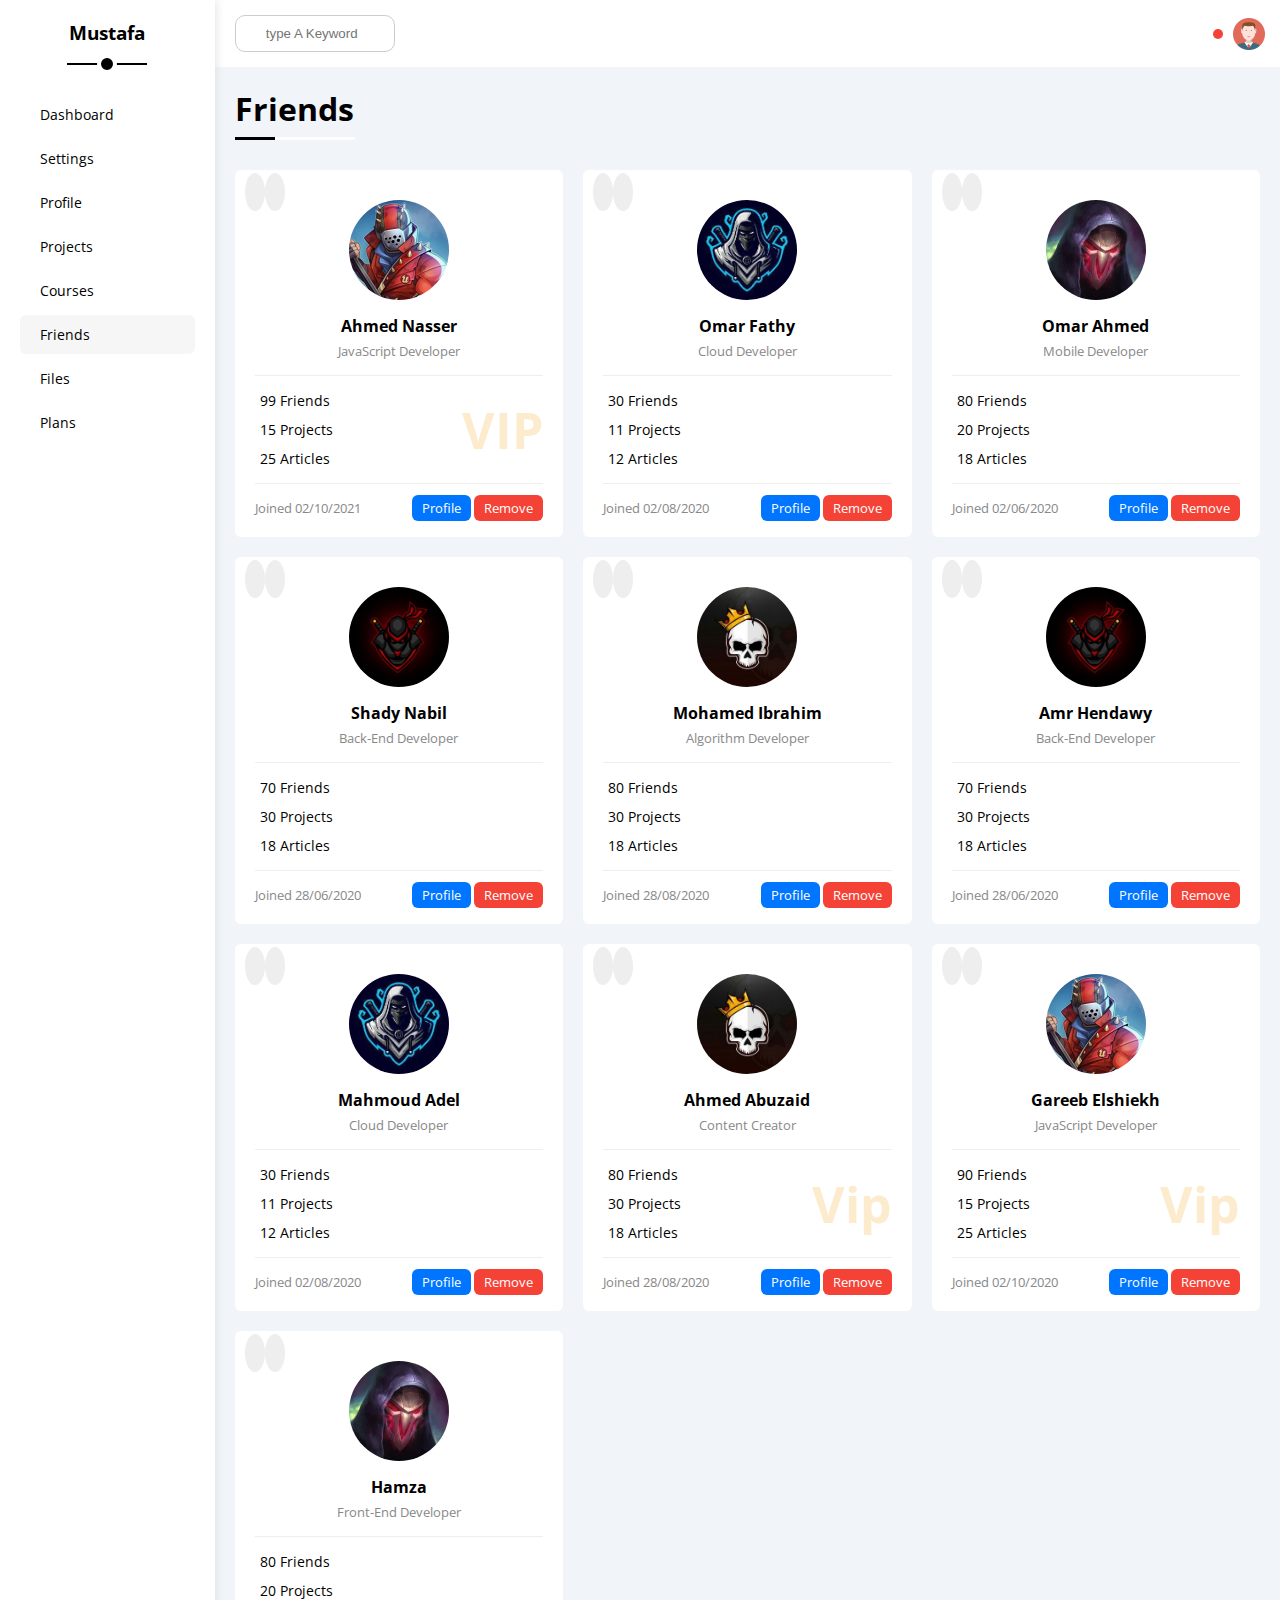
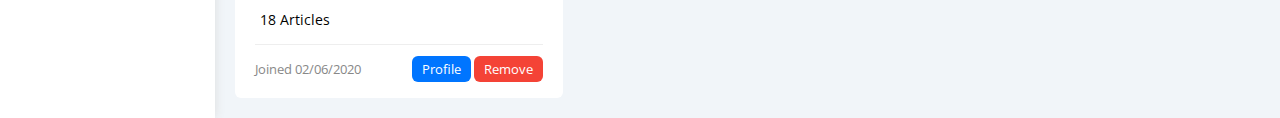
<file: friends.html>
<!DOCTYPE html>
<html lang="en">

<head>
    <meta charset="UTF-8">
    <meta name="viewport" content="width=device-width, initial-scale=1.0">
    <title>Friends</title>
    <!-- font awesome  -->
    <!-- <link rel="stylesheet" href="css/all.min.css"> -->
    <link rel="stylesheet" href="https://cdnjs.cloudflare.com/ajax/libs/font-awesome/6.4.2/css/all.min.css"
        integrity="sha512-z3gLpd7yknf1YoNbCzqRKc4qyor8gaKU1qmn+CShxbuBusANI9QpRohGBreCFkKxLhei6S9CQXFEbbKuqLg0DA=="
        crossorigin="anonymous" referrerpolicy="no-referrer" />
    <link rel="stylesheet" href="css/master.css">
    <link rel="stylesheet" href="css/framework.css">
    <!-- <link rel="stylesheet" href="css/all.min.css"> -->

    <!-- google font  -->
    <link rel="preconnect" href="https://fonts.googleapis.com">
    <link rel="preconnect" href="https://fonts.gstatic.com" crossorigin>
    <link
        href="https://fonts.googleapis.com/css2?family=Cairo:wght@700&family=Open+Sans:ital,wght@1,700&family=REM:ital,wght@1,300&family=Roboto:wght@500&family=Work+Sans:wght@200;800&display=swap"
        rel="stylesheet">
</head>

<body>
    <div class="page d-flex">
        <div class="sidebar bg-white p-20 p-relative">
            <h3 class="p-relative txt-c mt-0">Mustafa</h3>
            <ul>
                <li>
                    <a class="d-flex align-center fs-14 c-black rad-6 p-10" href="index.html">
                        <i class="fa-regular fa-chart-bar fa-fw"></i>
                        <span>Dashboard</span>
                    </a>
                </li>
                <li>
                    <a class="d-flex align-center fs-14 c-black rad-6 p-10" href="settings.html">
                        <i class="fa-solid fa-gear fa-fw"></i>
                        <span>Settings</span>
                    </a>
                </li>
                <li>
                    <a class="d-flex align-center fs-14 c-black rad-6 p-10" href="profile.html">
                        <i class="fa-regular fa-user fa-fw"></i>
                        <span>Profile</span>
                    </a>
                </li>
                <li>
                    <a class="d-flex align-center fs-14 c-black rad-6 p-10" href="projects.html">
                        <i class="fa-solid fa-diagram-project fa-fw"></i>
                        <span>Projects</span>
                    </a>
                </li>
                <li>
                    <a class="d-flex align-center fs-14 c-black rad-6 p-10" href="courses.html">
                        <i class="fa-solid fa-graduation-cap fa-fw"></i>
                        <span>Courses</span>
                    </a>
                </li>
                <li>
                    <a class="active d-flex align-center fs-14 c-black rad-6 p-10" href="friends.html">
                        <i class="fa-regular fa-circle-user fa-fw"></i>
                        <span>Friends</span>
                    </a>
                </li>
                <li>
                    <a class="d-flex align-center fs-14 c-black rad-6 p-10" href="files.html">
                        <i class="fa-regular fa-file fa-fw"></i>
                        <span>Files</span>
                    </a>
                </li>
                <li>
                    <a class="d-flex align-center fs-14 c-black rad-6 p-10" href="plans.html">
                        <i class="fa-regular fa-credit-card fa-fw"></i>
                        <span>Plans</span>
                    </a>
                </li>
            </ul>
        </div>
        <div class="content w-full">
            <!-- start Head  -->
            <div class="head bg-white p-15 between-flex">
                <div class="search p-relative">
                    <input class="p-10" type="search" placeholder="type A Keyword">
                </div>
                <div class="icons d-flex align-center">
                    <span class="notification p-relative">
                        <i class="fa-regular fa-bell fa-lg"></i>
                    </span>
                    <img src="images/avatar.png" alt="">
                </div>
            </div>
            <!-- End  Head  -->
            <h1 class="p-relative">Friends</h1>
            <div class="friends-page d-grid m-20 gap-20">
                <div class="friend bg-white rad-6 p-20 p-relative">
                    <div class="contact">
                        <i class="fa-solid fa-phone"></i>
                        <i class="fa-regular fa-envelope"></i>
                    </div>
                    <div class="txt-c">
                        <img class="rad-half mt-10 mb-10 w-100 h-100" src="images/friend-01.jpg" alt="">
                        <h4 class="m-0">Ahmed Nasser</h4>
                        <p class="c-grey fs-13 mt-5 mb-0">JavaScript Developer</p>
                    </div>
                    <div class="icons fs-14 p-relative">
                        <div class="mb-10">
                            <i class="fa-regular fa-face-smile fa-fw"></i>
                            <span>99 Friends</span>
                        </div>
                        <div class="mb-10">
                            <i class="fa-solid fa-code-commit fa-fw"></i>
                            <span>15 Projects</span>
                        </div>
                        <div>
                            <i class="fa-regular fa-newspapert fa-fw"></i>
                            <span>25 Articles</span>
                        </div>
                        <span class="vip fw-bold c-orange">VIP</span>
                    </div>
                    <div class="info between-flex fs-13">
                        <span class="c-grey">Joined 02/10/2021</span>
                        <div>
                            <a class="bg-blue c-white btn-shape" href="profile.html">Profile</a>
                            <a class="bg-red c-white btn-shape" href="#">Remove</a>
                        </div>
                    </div>
                </div>

                <div class="friend bg-white rad-6 p-20 p-relative">
                    <div class="contact">
                        <i class="fa-solid fa-phone"></i>
                        <i class="fa-regular fa-envelope"></i>
                    </div>
                    <div class="txt-c">
                        <img decoding="async" class="rad-half mt-10 mb-10 w-100 h-100" src="images/friend-02.jpg"
                            alt="" />
                        <h4 class="m-0">Omar Fathy</h4>
                        <p class="c-grey fs-13 mt-5 mb-0">Cloud Developer</p>
                    </div>
                    <div class="icons fs-14 p-relative">
                        <div class="mb-10">
                            <i class="fa-regular fa-face-smile fa-fw"></i>
                            <span>30 Friends</span>
                        </div>
                        <div class="mb-10">
                            <i class="fa-solid fa-code-commit fa-fw"></i>
                            <span>11 Projects</span>
                        </div>
                        <div>
                            <i class="fa-regular fa-newspaper fa-fw"></i>
                            <span>12 Articles</span>
                        </div>
                    </div>
                    <div class="info between-flex fs-13">
                        <span class="c-grey">Joined 02/08/2020</span>
                        <div>
                            <a class="bg-blue c-white btn-shape" href="profile.html">Profile</a>
                            <a class="bg-red c-white btn-shape" href="">Remove</a>
                        </div>
                    </div>
                </div>
                <div class="friend bg-white rad-6 p-20 p-relative">
                    <div class="contact">
                        <i class="fa-solid fa-phone"></i>
                        <i class="fa-regular fa-envelope"></i>
                    </div>
                    <div class="txt-c">
                        <img decoding="async" class="rad-half mt-10 mb-10 w-100 h-100" src="images/friend-03.jpg"
                            alt="" />
                        <h4 class="m-0">Omar Ahmed</h4>
                        <p class="c-grey fs-13 mt-5 mb-0">Mobile Developer</p>
                    </div>
                    <div class="icons fs-14 p-relative">
                        <div class="mb-10">
                            <i class="fa-regular fa-face-smile fa-fw"></i>
                            <span>80 Friends</span>
                        </div>
                        <div class="mb-10">
                            <i class="fa-solid fa-code-commit fa-fw"></i>
                            <span>20 Projects</span>
                        </div>
                        <div>
                            <i class="fa-regular fa-newspaper fa-fw"></i>
                            <span>18 Articles</span>
                        </div>
                    </div>
                    <div class="info between-flex fs-13">
                        <span class="c-grey">Joined 02/06/2020</span>
                        <div>
                            <a class="bg-blue c-white btn-shape" href="profile.html">Profile</a>
                            <a class="bg-red c-white btn-shape" href="">Remove</a>
                        </div>
                    </div>
                </div>
                <div class="friend bg-white rad-6 p-20 p-relative">
                    <div class="contact">
                        <i class="fa-solid fa-phone"></i>
                        <i class="fa-regular fa-envelope"></i>
                    </div>
                    <div class="txt-c">
                        <img decoding="async" class="rad-half mt-10 mb-10 w-100 h-100" src="images/friend-04.jpg"
                            alt="" />
                        <h4 class="m-0">Shady Nabil</h4>
                        <p class="c-grey fs-13 mt-5 mb-0">Back-End Developer</p>
                    </div>
                    <div class="icons fs-14 p-relative">
                        <div class="mb-10">
                            <i class="fa-regular fa-face-smile fa-fw"></i>
                            <span>70 Friends</span>
                        </div>
                        <div class="mb-10">
                            <i class="fa-solid fa-code-commit fa-fw"></i>
                            <span>30 Projects</span>
                        </div>
                        <div>
                            <i class="fa-regular fa-newspaper fa-fw"></i>
                            <span>18 Articles</span>
                        </div>
                    </div>
                    <div class="info between-flex fs-13">
                        <span class="c-grey">Joined 28/06/2020</span>
                        <div>
                            <a class="bg-blue c-white btn-shape" href="profile.html">Profile</a>
                            <a class="bg-red c-white btn-shape" href="">Remove</a>
                        </div>
                    </div>
                </div>
                <div class="friend bg-white rad-6 p-20 p-relative">
                    <div class="contact">
                        <i class="fa-solid fa-phone"></i>
                        <i class="fa-regular fa-envelope"></i>
                    </div>
                    <div class="txt-c">
                        <img decoding="async" class="rad-half mt-10 mb-10 w-100 h-100" src="images/friend-05.jpg"
                            alt="" />
                        <h4 class="m-0">Mohamed Ibrahim</h4>
                        <p class="c-grey fs-13 mt-5 mb-0">Algorithm Developer</p>
                    </div>
                    <div class="icons fs-14 p-relative">
                        <div class="mb-10">
                            <i class="fa-regular fa-face-smile fa-fw"></i>
                            <span>80 Friends</span>
                        </div>
                        <div class="mb-10">
                            <i class="fa-solid fa-code-commit fa-fw"></i>
                            <span>30 Projects</span>
                        </div>
                        <div>
                            <i class="fa-regular fa-newspaper fa-fw"></i>
                            <span>18 Articles</span>
                        </div>
                    </div>
                    <div class="info between-flex fs-13">
                        <span class="c-grey">Joined 28/08/2020</span>
                        <div>
                            <a class="bg-blue c-white btn-shape" href="profile.html">Profile</a>
                            <a class="bg-red c-white btn-shape" href="">Remove</a>
                        </div>
                    </div>
                </div>
                <div class="friend bg-white rad-6 p-20 p-relative">
                    <div class="contact">
                        <i class="fa-solid fa-phone"></i>
                        <i class="fa-regular fa-envelope"></i>
                    </div>
                    <div class="txt-c">
                        <img decoding="async" class="rad-half mt-10 mb-10 w-100 h-100" src="images/friend-04.jpg"
                            alt="" />
                        <h4 class="m-0">Amr Hendawy</h4>
                        <p class="c-grey fs-13 mt-5 mb-0">Back-End Developer</p>
                    </div>
                    <div class="icons fs-14 p-relative">
                        <div class="mb-10">
                            <i class="fa-regular fa-face-smile fa-fw"></i>
                            <span>70 Friends</span>
                        </div>
                        <div class="mb-10">
                            <i class="fa-solid fa-code-commit fa-fw"></i>
                            <span>30 Projects</span>
                        </div>
                        <div>
                            <i class="fa-regular fa-newspaper fa-fw"></i>
                            <span>18 Articles</span>
                        </div>
                    </div>
                    <div class="info between-flex fs-13">
                        <span class="c-grey">Joined 28/06/2020</span>
                        <div>
                            <a class="bg-blue c-white btn-shape" href="profile.html">Profile</a>
                            <a class="bg-red c-white btn-shape" href="">Remove</a>
                        </div>
                    </div>
                </div>
                <div class="friend bg-white rad-6 p-20 p-relative">
                    <div class="contact">
                        <i class="fa-solid fa-phone"></i>
                        <i class="fa-regular fa-envelope"></i>
                    </div>
                    <div class="txt-c">
                        <img decoding="async" class="rad-half mt-10 mb-10 w-100 h-100" src="images/friend-02.jpg"
                            alt="" />
                        <h4 class="m-0">Mahmoud Adel</h4>
                        <p class="c-grey fs-13 mt-5 mb-0">Cloud Developer</p>
                    </div>
                    <div class="icons fs-14 p-relative">
                        <div class="mb-10">
                            <i class="fa-regular fa-face-smile fa-fw"></i>
                            <span>30 Friends</span>
                        </div>
                        <div class="mb-10">
                            <i class="fa-solid fa-code-commit fa-fw"></i>
                            <span>11 Projects</span>
                        </div>
                        <div>
                            <i class="fa-regular fa-newspaper fa-fw"></i>
                            <span>12 Articles</span>
                        </div>
                    </div>
                    <div class="info between-flex fs-13">
                        <span class="c-grey">Joined 02/08/2020</span>
                        <div>
                            <a class="bg-blue c-white btn-shape" href="profile.html">Profile</a>
                            <a class="bg-red c-white btn-shape" href="">Remove</a>
                        </div>
                    </div>

                </div>
                <div class="friend bg-white rad-6 p-20 p-relative">
                    <div class="contact">
                        <i class="fa-solid fa-phone"></i>
                        <i class="fa-regular fa-envelope"></i>
                    </div>
                    <div class="txt-c">
                        <img decoding="async" class="rad-half mt-10 mb-10 w-100 h-100" src="images/friend-05.jpg"
                            alt="" />
                        <h4 class="m-0">Ahmed Abuzaid</h4>
                        <p class="c-grey fs-13 mt-5 mb-0">Content Creator</p>
                    </div>
                    <div class="icons fs-14 p-relative">
                        <div class="mb-10">
                            <i class="fa-regular fa-face-smile fa-fw"></i>
                            <span>80 Friends</span>
                        </div>
                        <div class="mb-10">
                            <i class="fa-solid fa-code-commit fa-fw"></i>
                            <span>30 Projects</span>
                        </div>
                        <div>
                            <i class="fa-regular fa-newspaper fa-fw"></i>
                            <span>18 Articles</span>
                        </div>
                        <span class="vip fw-bold c-orange">Vip</span>
                    </div>
                    <div class="info between-flex fs-13">
                        <span class="c-grey">Joined 28/08/2020</span>
                        <div>
                            <a class="bg-blue c-white btn-shape" href="profile.html">Profile</a>
                            <a class="bg-red c-white btn-shape" href="">Remove</a>
                        </div>
                    </div>
                </div>
                <div class="friend bg-white rad-6 p-20 p-relative">
                    <div class="contact">
                        <i class="fa-solid fa-phone"></i>
                        <i class="fa-regular fa-envelope"></i>
                    </div>
                    <div class="txt-c">
                        <img decoding="async" class="rad-half mt-10 mb-10 w-100 h-100" src="images/friend-01.jpg"
                            alt="" />
                        <h4 class="m-0">Gareeb Elshiekh</h4>
                        <p class="c-grey fs-13 mt-5 mb-0">JavaScript Developer</p>
                    </div>
                    <div class="icons fs-14 p-relative">
                        <div class="mb-10">
                            <i class="fa-regular fa-face-smile fa-fw"></i>
                            <span>90 Friends</span>
                        </div>
                        <div class="mb-10">
                            <i class="fa-solid fa-code-commit fa-fw"></i>
                            <span>15 Projects</span>
                        </div>
                        <div>
                            <i class="fa-regular fa-newspaper fa-fw"></i>
                            <span>25 Articles</span>
                        </div>
                        <span class="vip fw-bold c-orange">Vip</span>
                    </div>
                    <div class="info between-flex fs-13">
                        <span class="c-grey">Joined 02/10/2020</span>
                        <div>
                            <a class="bg-blue c-white btn-shape" href="profile.html">Profile</a>
                            <a class="bg-red c-white btn-shape" href="">Remove</a>
                        </div>
                    </div>
                </div>
                <div class="friend bg-white rad-6 p-20 p-relative">
                    <div class="contact">
                        <i class="fa-solid fa-phone"></i>
                        <i class="fa-regular fa-envelope"></i>
                    </div>
                    <div class="txt-c">
                        <img decoding="async" class="rad-half mt-10 mb-10 w-100 h-100" src="images/friend-03.jpg"
                            alt="" />
                        <h4 class="m-0">Hamza</h4>
                        <p class="c-grey fs-13 mt-5 mb-0">Front-End Developer</p>
                    </div>
                    <div class="icons fs-14 p-relative">
                        <div class="mb-10">
                            <i class="fa-regular fa-face-smile fa-fw"></i>
                            <span>80 Friends</span>
                        </div>
                        <div class="mb-10">
                            <i class="fa-solid fa-code-commit fa-fw"></i>
                            <span>20 Projects</span>
                        </div>
                        <div>
                            <i class="fa-regular fa-newspaper fa-fw"></i>
                            <span>18 Articles</span>
                        </div>
                    </div>
                    <div class="info between-flex fs-13">
                        <span class="c-grey">Joined 02/06/2020</span>
                        <div>
                            <a class="bg-blue c-white btn-shape" href="profile.html">Profile</a>
                            <a class="bg-red c-white btn-shape" href="">Remove</a>
                        </div>
                    </div>
                </div>
            </div>

        </div>
    </div>
</body>

</html>
</file>
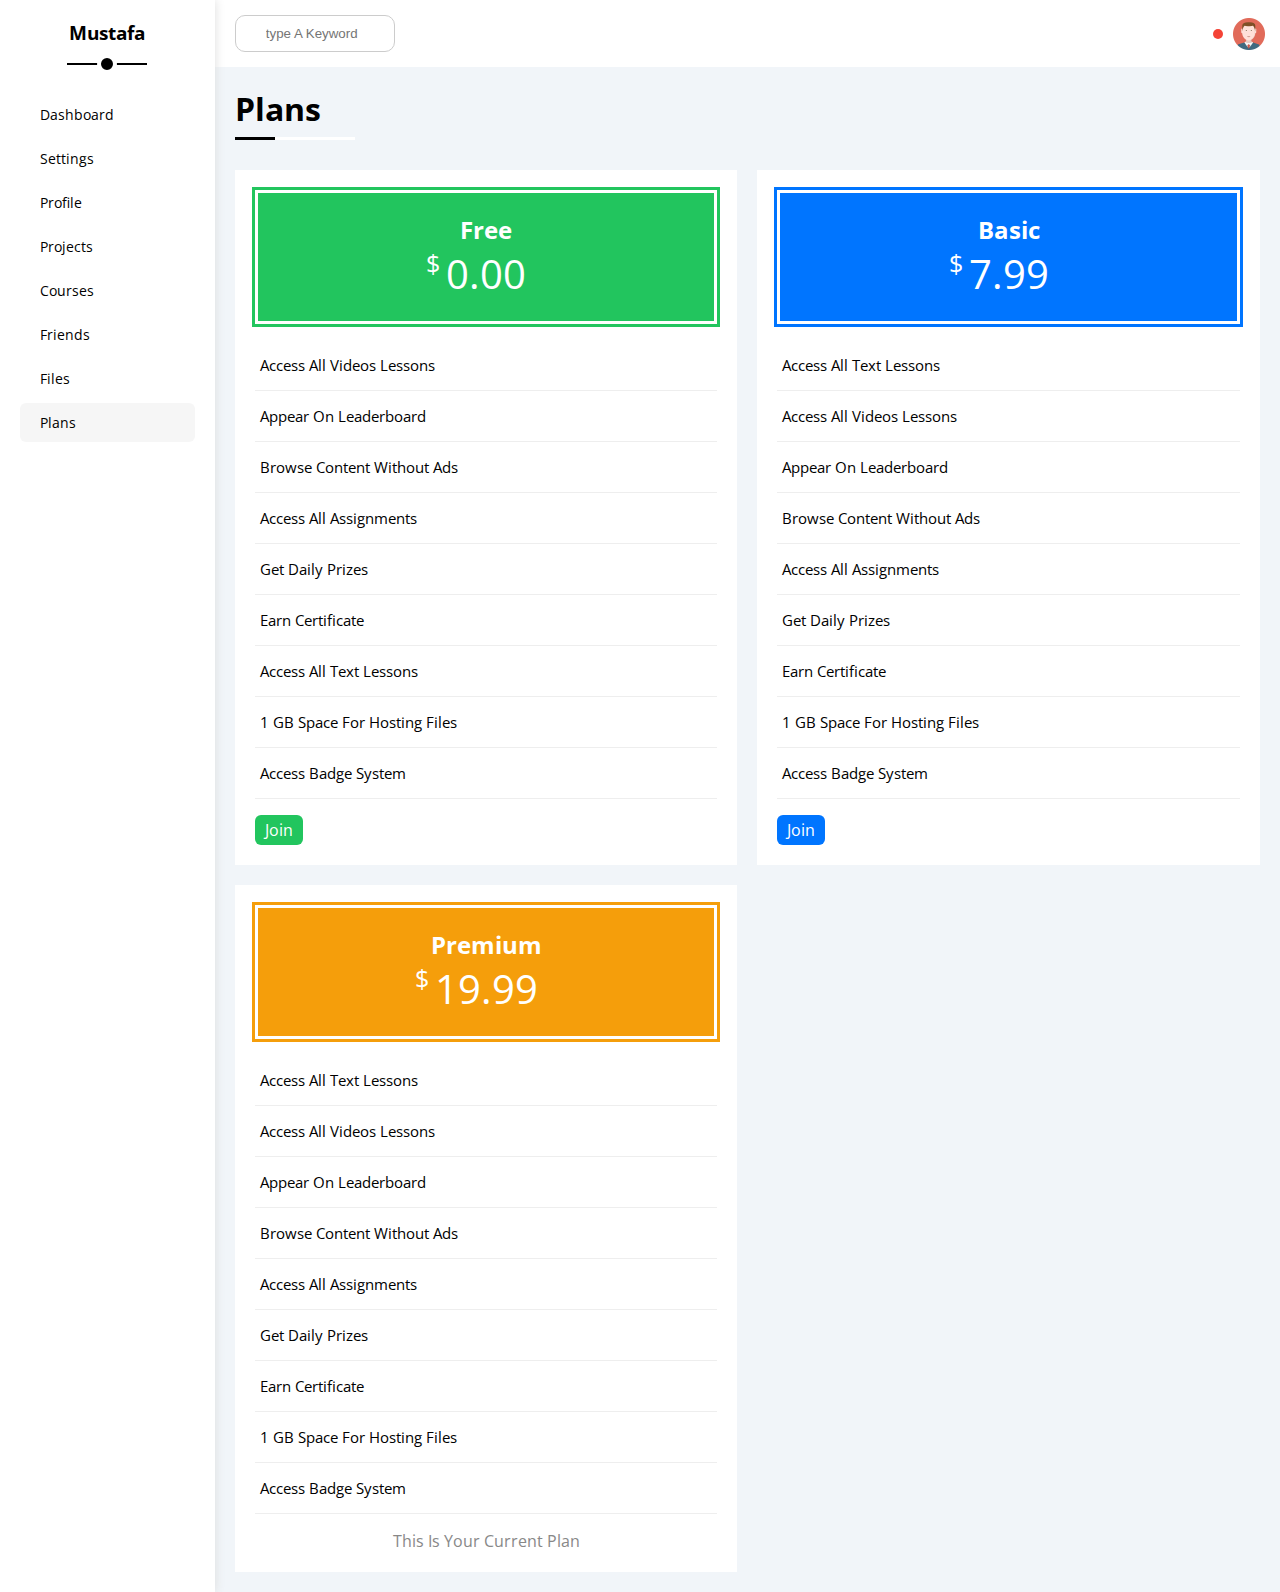
<file: plans.html>
<!DOCTYPE html>
<html lang="en">

<head>
    <meta charset="UTF-8">
    <meta name="viewport" content="width=device-width, initial-scale=1.0">
    <title>Plans</title>
    <!-- font awesome  -->
    <!-- <link rel="stylesheet" href="css/all.min.css"> -->
    <link rel="stylesheet" href="https://cdnjs.cloudflare.com/ajax/libs/font-awesome/6.4.2/css/all.min.css"
        integrity="sha512-z3gLpd7yknf1YoNbCzqRKc4qyor8gaKU1qmn+CShxbuBusANI9QpRohGBreCFkKxLhei6S9CQXFEbbKuqLg0DA=="
        crossorigin="anonymous" referrerpolicy="no-referrer" />
    <link rel="stylesheet" href="css/master.css">
    <link rel="stylesheet" href="css/framework.css">
    <!-- <link rel="stylesheet" href="css/all.min.css"> -->

    <!-- google font  -->
    <link rel="preconnect" href="https://fonts.googleapis.com">
    <link rel="preconnect" href="https://fonts.gstatic.com" crossorigin>
    <link
        href="https://fonts.googleapis.com/css2?family=Cairo:wght@700&family=Open+Sans:ital,wght@1,700&family=REM:ital,wght@1,300&family=Roboto:wght@500&family=Work+Sans:wght@200;800&display=swap"
        rel="stylesheet">
</head>

<body>
    <div class="page d-flex">
        <div class="sidebar bg-white p-20 p-relative">
            <h3 class="p-relative txt-c mt-0">Mustafa</h3>
            <ul>
                <li>
                    <a class="d-flex align-center fs-14 c-black rad-6 p-10" href="index.html">
                        <i class="fa-regular fa-chart-bar fa-fw"></i>
                        <span>Dashboard</span>
                    </a>
                </li>
                <li>
                    <a class="d-flex align-center fs-14 c-black rad-6 p-10" href="settings.html">
                        <i class="fa-solid fa-gear fa-fw"></i>
                        <span>Settings</span>
                    </a>
                </li>
                <li>
                    <a class="d-flex align-center fs-14 c-black rad-6 p-10" href="profile.html">
                        <i class="fa-regular fa-user fa-fw"></i>
                        <span>Profile</span>
                    </a>
                </li>
                <li>
                    <a class="d-flex align-center fs-14 c-black rad-6 p-10" href="projects.html">
                        <i class="fa-solid fa-diagram-project fa-fw"></i>
                        <span>Projects</span>
                    </a>
                </li>
                <li>
                    <a class="d-flex align-center fs-14 c-black rad-6 p-10" href="courses.html">
                        <i class="fa-solid fa-graduation-cap fa-fw"></i>
                        <span>Courses</span>
                    </a>
                </li>
                <li>
                    <a class="d-flex align-center fs-14 c-black rad-6 p-10" href="friends.html">
                        <i class="fa-regular fa-circle-user fa-fw"></i>
                        <span>Friends</span>
                    </a>
                </li>
                <li>
                    <a class="d-flex align-center fs-14 c-black rad-6 p-10" href="files.html">
                        <i class="fa-regular fa-file fa-fw"></i>
                        <span>Files</span>
                    </a>
                </li>
                <li>
                    <a class="active d-flex align-center fs-14 c-black rad-6 p-10" href="plans.html">
                        <i class="fa-regular fa-credit-card fa-fw"></i>
                        <span>Plans</span>
                    </a>
                </li>
            </ul>
        </div>
        <div class="content w-full">
            <!-- start Head  -->
            <div class="head bg-white p-15 between-flex">
                <div class="search p-relative">
                    <input class="p-10" type="search" placeholder="type A Keyword">
                </div>
                <div class="icons d-flex align-center">
                    <span class="notification p-relative">
                        <i class="fa-regular fa-bell fa-lg"></i>
                    </span>
                    <img src="images/avatar.png" alt="">
                </div>
            </div>
            <!-- End  Head  -->
            <h1 class="p-relative">Plans</h1>
            <div class="plans-page d-grid m-20 gap-20">
                <div class="plan green bg-white p-20">
                    <div class="top bg-green txt-c p-20">
                        <h2 class="m-0 c-white">Free</h2>
                        <div class="price c-white"><span>$</span>0.00</div>
                    </div>
                    <ul>
                        <li>
                            <i class="fa-solid fa-check fa-fw yes"></i>
                            <span>Access All Videos Lessons</span>
                            <i class="fa-solid fa-circle-info help"></i>
                        </li>

                        <li>
                            <i class="fa-solid fa-check fa-fw yes"></i>
                            <span>Appear On Leaderboard</span>
                            <i class="fa-solid fa-circle-info help"></i>
                        </li>

                        <li>
                            <i class="fa-solid fa-check fa-fw yes"></i>
                            <span>
                                Browse Content Without Ads</span>
                            <i class="fa-solid fa-circle-info help"></i>
                        </li>

                        <li>
                            <i class="fa-solid fa-xmark fa-fw"></i>
                            <span>
                                Access All Assignments</span>
                            <i class="fa-solid fa-circle-info help"></i>
                        </li>

                        <li>
                            <i class="fa-solid fa-xmark fa-fw"></i>
                            <span>
                                Get Daily Prizes</span>
                            <i class="fa-solid fa-circle-info help"></i>
                        </li>

                        <li>
                            <i class="fa-solid fa-xmark fa-fw"></i>
                            <span>Earn Certificate</span>
                            <i class="fa-solid fa-circle-info help"></i>
                        </li>

                        <li>
                            <i class="fa-solid fa-xmark fa-fw"></i>
                            <span>Access All Text Lessons</span>
                            <i class="fa-solid fa-circle-info help"></i>
                        </li>

                        <li>
                            <i class="fa-solid fa-xmark fa-fw"></i>
                            <span>
                                1 GB Space For Hosting Files</span>
                            <i class="fa-solid fa-circle-info help"></i>
                        </li>

                        <li>
                            <i class="fa-solid fa-xmark fa-fw"></i>
                            <span>
                                Access Badge System</span>
                            <i class="fa-solid fa-circle-info help"></i>
                        </li>
                    </ul>
                    <a href="#" class="btn-shape bg-green c-white d-block w-fit">Join</a>
                </div>


                <!-- Start Plan -->
                <div class="plan blue bg-white p-20">
                    <div class="top bg-blue txt-c p-20">
                        <h2 class="m-0 c-white">Basic</h2>
                        <div class="price c-white"><span>$</span>7.99</div>
                    </div>
                    <ul class="list-none p-0">
                        <li>
                            <i class="fa-solid fa-check fa-fw yes"></i>
                            <span>Access All Text Lessons</span>
                            <i class="fa-solid fa-circle-info help"></i>
                        </li>
                        <li>
                            <i class="fa-solid fa-check fa-fw yes"></i>
                            <span>Access All Videos Lessons</span>
                            <i class="fa-solid fa-circle-info help"></i>
                        </li>
                        <li>
                            <i class="fa-solid fa-check fa-fw yes"></i>
                            <span>Appear On Leaderboard</span>
                            <i class="fa-solid fa-circle-info help"></i>
                        </li>
                        <li>
                            <i class="fa-solid fa-check fa-fw yes"></i>
                            <span>Browse Content Without Ads</span>
                            <i class="fa-solid fa-circle-info help"></i>
                        </li>
                        <li>
                            <i class="fa-solid fa-check fa-fw yes"></i>
                            <span>Access All Assignments</span>
                            <i class="fa-solid fa-circle-info help"></i>
                        </li>
                        <li>
                            <i class="fa-solid fa-check fa-fw yes"></i>
                            <span>Get Daily Prizes</span>
                            <i class="fa-solid fa-circle-info help"></i>
                        </li>
                        <li>
                            <i class="fa-solid fa-check fa-fw yes"></i>
                            <span>Earn Certificate</span>
                            <i class="fa-solid fa-circle-info help"></i>
                        </li>
                        <li>
                            <i class="fa-solid fa-xmark fa-fw"></i>
                            <span>1 GB Space For Hosting Files</span>
                            <i class="fa-solid fa-circle-info help"></i>
                        </li>
                        <li>
                            <i class="fa-solid fa-xmark fa-fw"></i>
                            <span>Access Badge System</span>
                            <i class="fa-solid fa-circle-info help"></i>
                        </li>
                    </ul>
                    <a href="#" class="btn-shape bg-blue c-white d-block w-fit">Join</a>
                </div>
                <!-- End Plan -->
                <!-- Start Plan -->
                <div class="plan orange bg-white p-20">
                    <div class="top bg-orange txt-c p-20">
                        <h2 class="m-0 c-white">Premium</h2>
                        <div class="price c-white"><span>$</span>19.99</div>
                    </div>
                    <ul class="list-none p-0">
                        <li>
                            <i class="fa-solid fa-check fa-fw yes"></i>
                            <span>Access All Text Lessons</span>
                            <i class="fa-solid fa-circle-info help"></i>
                        </li>
                        <li>
                            <i class="fa-solid fa-check fa-fw yes"></i>
                            <span>Access All Videos Lessons</span>
                            <i class="fa-solid fa-circle-info help"></i>
                        </li>
                        <li>
                            <i class="fa-solid fa-check fa-fw yes"></i>
                            <span>Appear On Leaderboard</span>
                            <i class="fa-solid fa-circle-info help"></i>
                        </li>
                        <li>
                            <i class="fa-solid fa-check fa-fw yes"></i>
                            <span>Browse Content Without Ads</span>
                            <i class="fa-solid fa-circle-info help"></i>
                        </li>
                        <li>
                            <i class="fa-solid fa-check fa-fw yes"></i>
                            <span>Access All Assignments</span>
                            <i class="fa-solid fa-circle-info help"></i>
                        </li>
                        <li>
                            <i class="fa-solid fa-check fa-fw yes"></i>
                            <span>Get Daily Prizes</span>
                            <i class="fa-solid fa-circle-info help"></i>
                        </li>
                        <li>
                            <i class="fa-solid fa-check fa-fw yes"></i>
                            <span>Earn Certificate</span>
                            <i class="fa-solid fa-circle-info help"></i>
                        </li>
                        <li>
                            <i class="fa-solid fa-check fa-fw yes"></i>
                            <span>1 GB Space For Hosting Files</span>
                            <i class="fa-solid fa-circle-info help"></i>
                        </li>
                        <li>
                            <i class="fa-solid fa-check fa-fw yes"></i>
                            <span>Access Badge System</span>
                            <i class="fa-solid fa-circle-info help"></i>
                        </li>
                    </ul>
                    <p class="c-grey m-0 txt-c">This Is Your Current Plan</p>
                </div>
                <!-- End Plan -->



            </div>
        </div>
    </div>

</body>

</html>
</file>
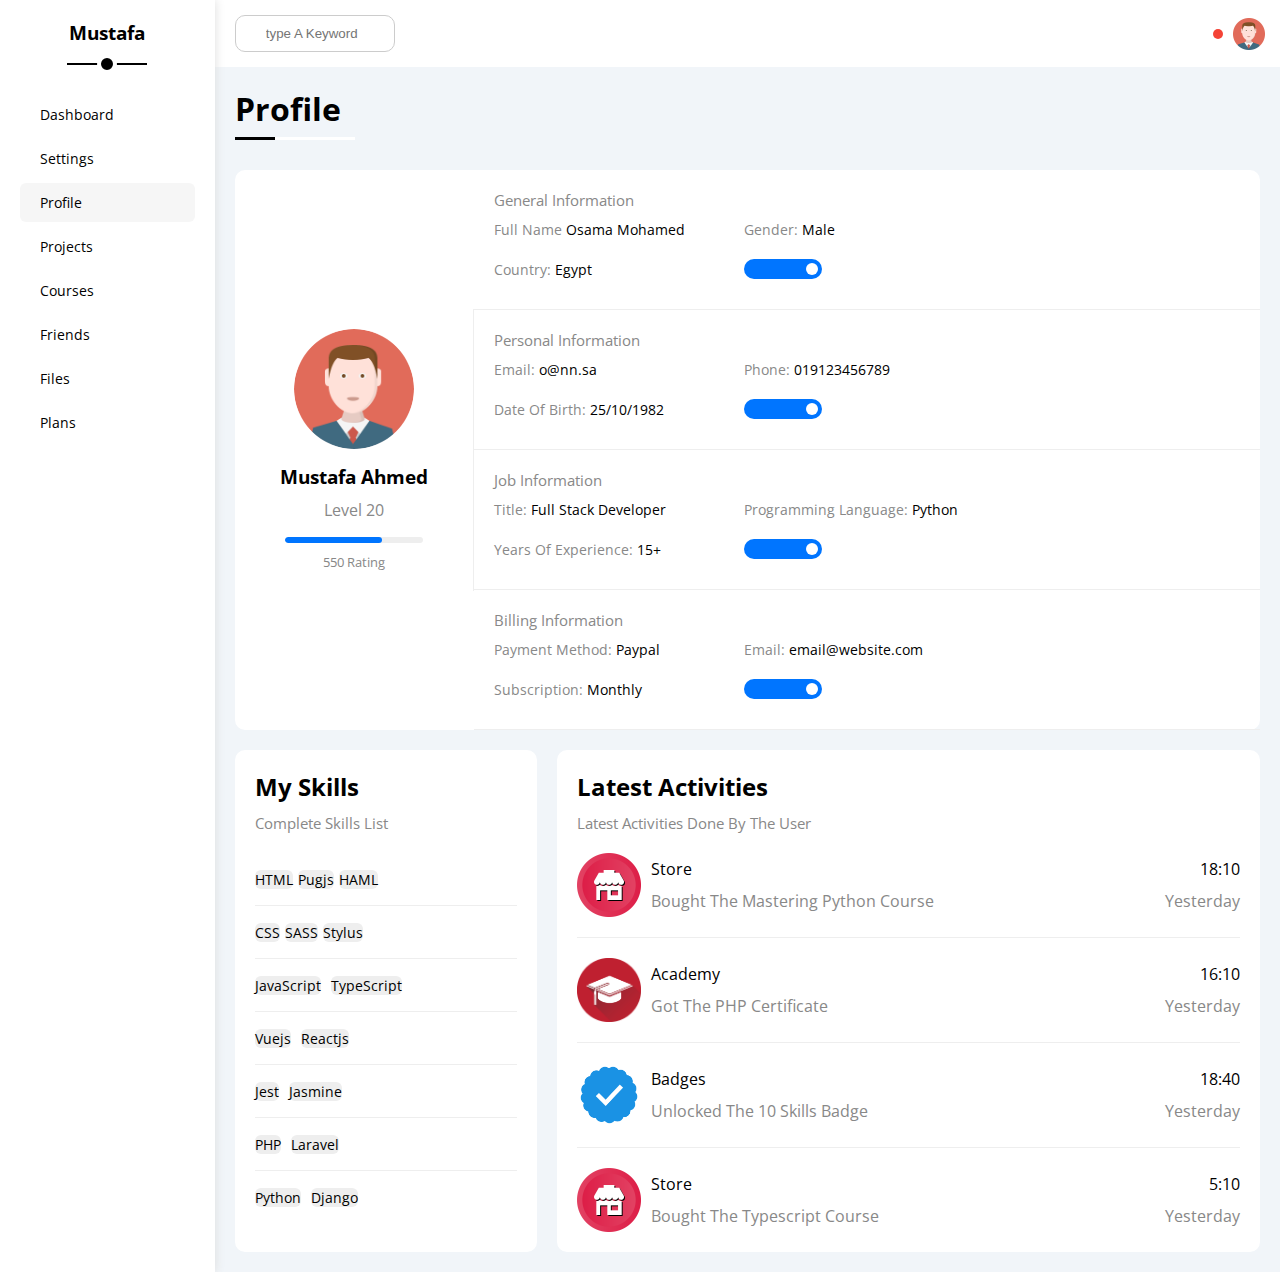
<file: profile.html>
<!DOCTYPE html>
<html lang="en">

<head>
    <meta charset="UTF-8">
    <meta name="viewport" content="width=device-width, initial-scale=1.0">
    <title>Profile</title>
    <!-- font awesome  -->
    <!-- <link rel="stylesheet" href="css/all.min.css"> -->
    <link rel="stylesheet" href="https://cdnjs.cloudflare.com/ajax/libs/font-awesome/6.4.2/css/all.min.css"
        integrity="sha512-z3gLpd7yknf1YoNbCzqRKc4qyor8gaKU1qmn+CShxbuBusANI9QpRohGBreCFkKxLhei6S9CQXFEbbKuqLg0DA=="
        crossorigin="anonymous" referrerpolicy="no-referrer" />
    <link rel="stylesheet" href="css/master.css">
    <link rel="stylesheet" href="css/framework.css">
    <!-- <link rel="stylesheet" href="css/all.min.css"> -->

    <!-- google font  -->
    <link rel="preconnect" href="https://fonts.googleapis.com">
    <link rel="preconnect" href="https://fonts.gstatic.com" crossorigin>
    <link
        href="https://fonts.googleapis.com/css2?family=Cairo:wght@700&family=Open+Sans:ital,wght@1,700&family=REM:ital,wght@1,300&family=Roboto:wght@500&family=Work+Sans:wght@200;800&display=swap"
        rel="stylesheet">
</head>

<body>
    <div class="page d-flex">
        <div class="sidebar bg-white p-20 p-relative">
            <h3 class="p-relative txt-c mt-0">Mustafa</h3>
            <ul>
                <li>
                    <a class="d-flex align-center fs-14 c-black rad-6 p-10" href="index.html">
                        <i class="fa-regular fa-chart-bar fa-fw"></i>
                        <span>Dashboard</span>
                    </a>
                </li>
                <li>
                    <a class="d-flex align-center fs-14 c-black rad-6 p-10" href="settings.html">
                        <i class="fa-solid fa-gear fa-fw"></i>
                        <span>Settings</span>
                    </a>
                </li>
                <li>
                    <a class="active d-flex align-center fs-14 c-black rad-6 p-10" href="profile.html">
                        <i class="fa-regular fa-user fa-fw"></i>
                        <span>Profile</span>
                    </a>
                </li>
                <li>
                    <a class="d-flex align-center fs-14 c-black rad-6 p-10" href="projects.html">
                        <i class="fa-solid fa-diagram-project fa-fw"></i>
                        <span>Projects</span>
                    </a>
                </li>
                <li>
                    <a class="d-flex align-center fs-14 c-black rad-6 p-10" href="courses.html">
                        <i class="fa-solid fa-graduation-cap fa-fw"></i>
                        <span>Courses</span>
                    </a>
                </li>
                <li>
                    <a class="d-flex align-center fs-14 c-black rad-6 p-10" href="friends.html">
                        <i class="fa-regular fa-circle-user fa-fw"></i>
                        <span>Friends</span>
                    </a>
                </li>
                <li>
                    <a class="d-flex align-center fs-14 c-black rad-6 p-10" href="files.html">
                        <i class="fa-regular fa-file fa-fw"></i>
                        <span>Files</span>
                    </a>
                </li>
                <li>
                    <a class="d-flex align-center fs-14 c-black rad-6 p-10" href="plans.html">
                        <i class="fa-regular fa-credit-card fa-fw"></i>
                        <span>Plans</span>
                    </a>
                </li>
            </ul>
        </div>
        <div class="content w-full">
            <!-- start Head  -->
            <div class="head bg-white p-15 between-flex">
                <div class="search p-relative">
                    <input class="p-10" type="search" placeholder="type A Keyword">
                </div>
                <div class="icons d-flex align-center">
                    <span class="notification p-relative">
                        <i class="fa-regular fa-bell fa-lg"></i>
                    </span>
                    <img src="images/avatar.png" alt="">
                </div>
            </div>
            <!-- End  Head  -->
            <h1 class="p-relative">Profile</h1>
            <div class="profile-page m-20">
                <!-- start Overview  -->
                <div class="overview bg-white rad-10 d-flex align-center">
                    <div class="avatar-box txt-c p-20">
                        <img class="rad-half mb-10" src="images/avatar (3).png" alt="">
                        <h3 class="m-0">Mustafa Ahmed</h3>
                        <p class="c-grey mt-10">Level 20</p>
                        <div class="level rad-6 bg-eee p-relative">
                            <span style="width: 70%"></span>
                        </div>
                        <div class="rating mt-10 mb-10">
                            <i class="fa-solid fa-star c-orange fs-13"></i>
                            <i class="fa-solid fa-star c-orange fs-13"></i>
                            <i class="fa-solid fa-star c-orange fs-13"></i>
                            <i class="fa-solid fa-star c-orange fs-13"></i>
                            <i class="fa-solid fa-star c-orange fs-13"></i>
                        </div>
                        <p class="c-grey m-0 fs-13">550 Rating</p>
                    </div>
                    <div class="info-box w-full txt-c-mobile">
                        <!-- Start Information  -->
                        <div class="box p-20 d-flex align-center">
                            <h4 class="c-grey fs-15 m-0 w-full">General Information</h4>
                            <div class="fs-14">
                                <span class="c-grey">Full Name</span>
                                <span>Osama Mohamed</span>
                            </div>

                            <div class="fs-14">
                                <span class="c-grey">Gender:</span>
                                <span>Male</span>
                            </div>

                            <div class="fs-14">
                                <span class="c-grey">Country:</span>
                                <span>Egypt</span>
                            </div>

                            <div class="fs-14">
                                <label>
                                    <input class="toggle-checkbox" type="checkbox" checked>
                                    <div class="toggle-switch"></div>
                                </label>
                            </div>



                        </div>
                        <!-- Start Information  -->


                        <!-- Start Information  -->
                        <div class="box p-20 d-flex align-center">
                            <h4 class="c-grey fs-15 m-0 w-full">Personal Information</h4>
                            <div class="fs-14">
                                <span class="c-grey">Email:</span>
                                <span>o@nn.sa</span>
                            </div>

                            <div class="fs-14">
                                <span class="c-grey">Phone:</span>
                                <span>019123456789</span>
                            </div>

                            <div class="fs-14">
                                <span class="c-grey">Date Of Birth:</span>
                                <span>25/10/1982</span>
                            </div>

                            <div class="fs-14">
                                <label>
                                    <input class="toggle-checkbox" type="checkbox" checked>
                                    <div class="toggle-switch"></div>
                                </label>
                            </div>



                        </div>
                        <!-- Start Information  -->


                        <!-- Start Information  -->
                        <div class="box p-20 d-flex align-center">
                            <h4 class="c-grey fs-15 m-0 w-full">Job Information</h4>
                            <div class="fs-14">
                                <span class="c-grey">Title:</span>
                                <span>Full Stack Developer</span>
                            </div>

                            <div class="fs-14">
                                <span class="c-grey">Programming Language:</span>
                                <span>Python</span>
                            </div>

                            <div class="fs-14">
                                <span class="c-grey">Years Of Experience:</span>
                                <span>15+</span>
                            </div>

                            <div class="fs-14">
                                <label>
                                    <input class="toggle-checkbox" type="checkbox" checked>
                                    <div class="toggle-switch"></div>
                                </label>
                            </div>



                        </div>
                        <!-- Start Information  -->

                        <!-- Start Information  -->
                        <div class="box p-20 d-flex align-center">
                            <h4 class="c-grey fs-15 m-0 w-full">Billing Information</h4>
                            <div class="fs-14">
                                <span class="c-grey">Payment Method:</span>
                                <span>Paypal</span>
                            </div>

                            <div class="fs-14">
                                <span class="c-grey">Email:</span>
                                <span>email@website.com</span>
                            </div>

                            <div class="fs-14">
                                <span class="c-grey">Subscription:</span>
                                <span>Monthly</span>
                            </div>

                            <div class="fs-14">
                                <label>
                                    <input class="toggle-checkbox" type="checkbox" checked>
                                    <div class="toggle-switch"></div>
                                </label>
                            </div>



                        </div>
                        <!-- Start Information  -->


                    </div>
                </div>
                <!-- End Overview  -->
                <!-- Srart Other Data  -->
                <div class="other-data d-flex gap-20">
                    <div class="skills-card p-20 bg-white rad-10 mt-20">
                        <h2 class="mt-0 mb-10">My Skills</h2>
                        <p class="mt-0 mb-20 c-grey fs-15">Complete Skills List</p>
                        <ul class="m-0 txt-c-mobile">
                            <li><span>HTML</span><span>Pugjs</span><span>HAML</span></li>
                            <li><span>CSS</span><span>SASS</span><span>Stylus</span></li>
                            <li><span>JavaScript</span><span></span><span>TypeScript</span></li>
                            <li><span>Vuejs</span><span></span><span>Reactjs</span></li>
                            <li><span>Jest</span><span></span><span>Jasmine</span></li>
                            <li><span>PHP</span><span></span><span>Laravel</span></li>
                            <li><span>Python</span><span></span><span>Django</span></li>
                        </ul>
                    </div>

                    <!-- ....................... -->
                    <div class="activities p-20 bg-white rad-10 mt-20">
                        <h2 class="mt-0 mb-10">Latest Activities</h2>
                        <p class="mt-0 mb-20 c-grey fs-15">Latest Activities Done By The User</p>


                        <div class="activity d-flex align-center txt-c-mobile">
                            <img src="images/activity-01.png" alt="">
                            <div class="info">
                                <span class="d-block mb-10">Store</span>
                                <span class="c-grey">Bought The Mastering Python Course</span>
                            </div>
                            <div class="date">
                                <span class="d-block mb-10">18:10</span>
                                <span class="c-grey">Yesterday</span>
                            </div>


                        </div>

                        <div class="activity d-flex align-center txt-c-mobile">
                            <img src="images/activity-02.png" alt="">
                            <div class="info">
                                <span class="d-block mb-10">Academy</span>
                                <span class="c-grey">Got The PHP Certificate</span>
                            </div>
                            <div class="date">
                                <span class="d-block mb-10">16:10</span>
                                <span class="c-grey">Yesterday</span>
                            </div>


                        </div>

                        <div class="activity d-flex align-center txt-c-mobile">
                            <img src="images/activity-03.png" alt="">
                            <div class="info">
                                <span class="d-block mb-10">Badges</span>
                                <span class="c-grey">Unlocked The 10 Skills Badge</span>
                            </div>
                            <div class="date">
                                <span class="d-block mb-10">18:40</span>
                                <span class="c-grey">Yesterday</span>
                            </div>


                        </div>

                        <div class="activity d-flex align-center txt-c-mobile">
                            <img src="images/activity-01.png" alt="">
                            <div class="info">
                                <span class="d-block mb-10">Store</span>
                                <span class="c-grey">Bought The Typescript Course</span>
                            </div>
                            <div class="date">
                                <span class="d-block mb-10">5:10</span>
                                <span class="c-grey">Yesterday</span>
                            </div>


                        </div>

                    </div>
                </div>


                <!-- End Other Data  -->
            </div>
        </div>
    </div>
</body>

</html>
</file>
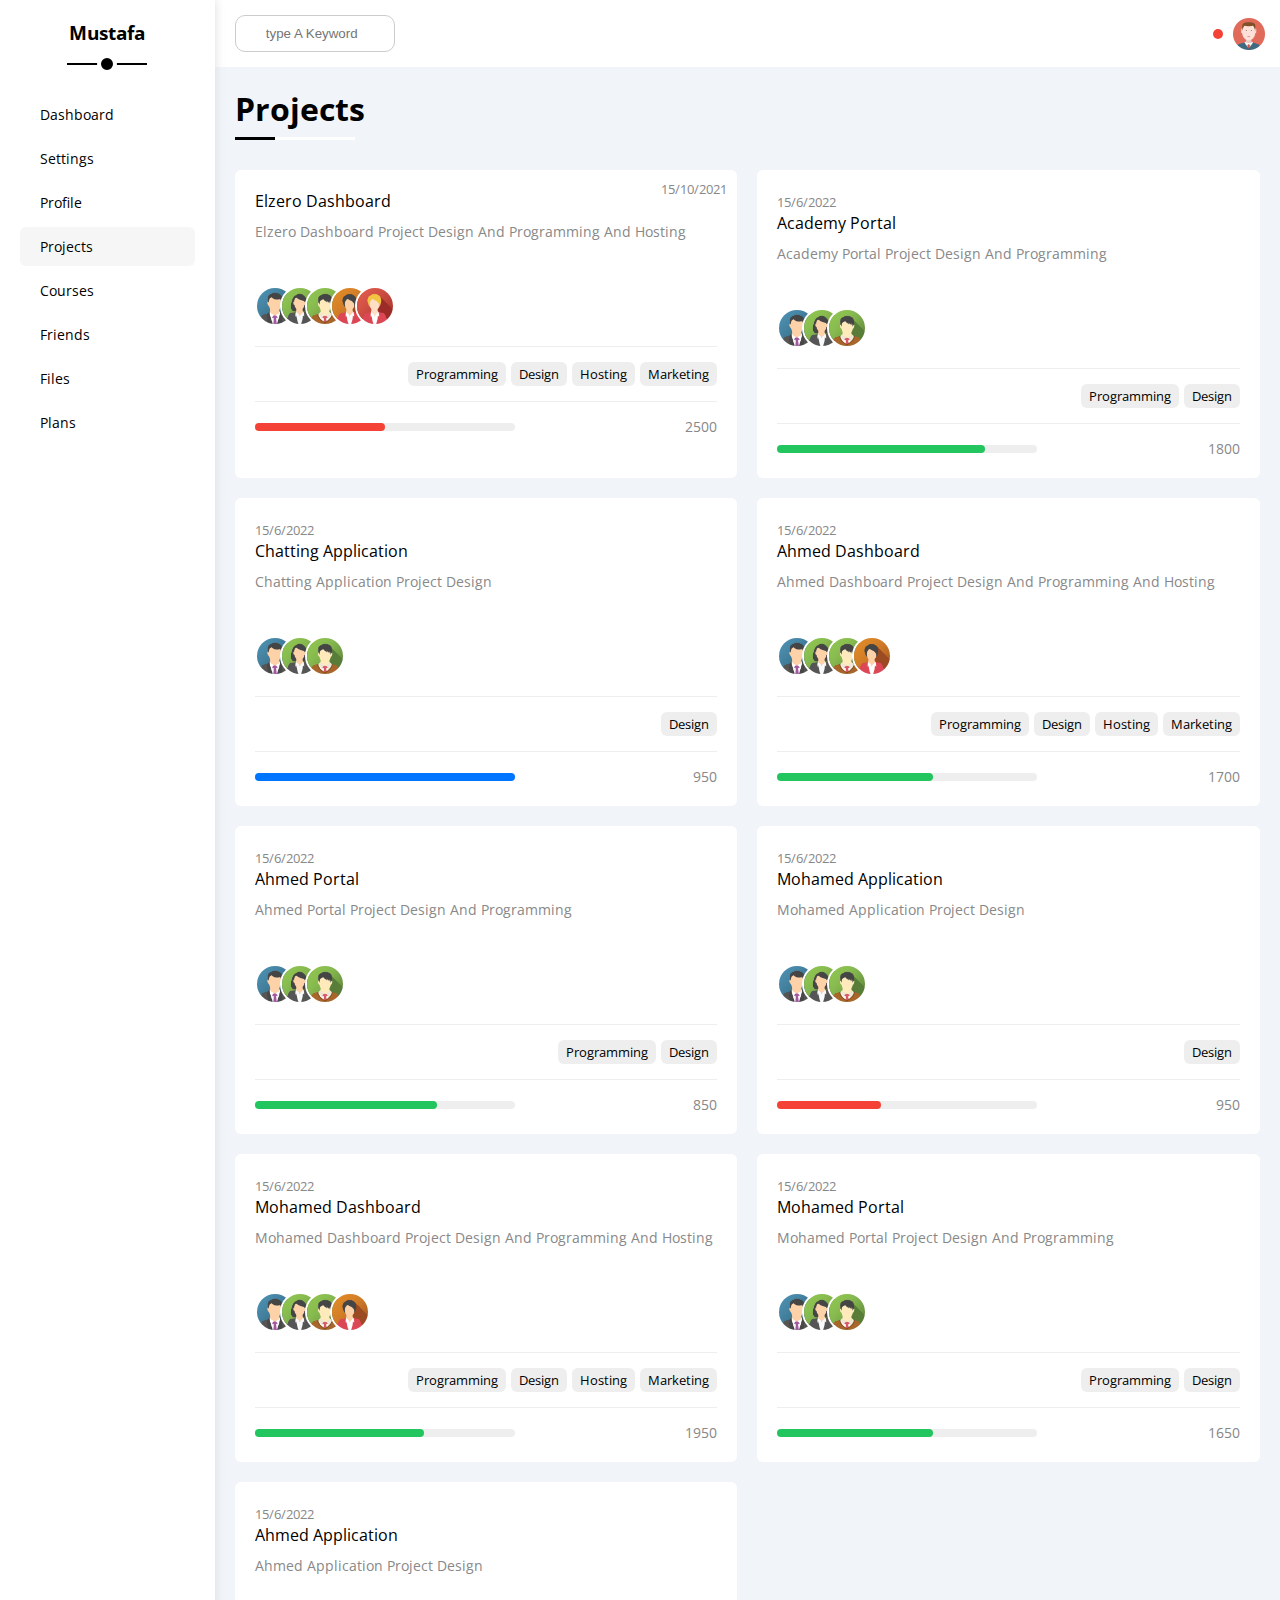
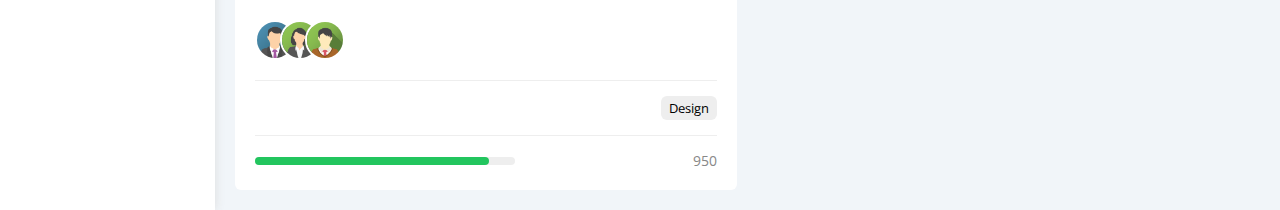
<file: projects.html>
<!DOCTYPE html>
<html lang="en">

<head>
    <meta charset="UTF-8">
    <meta name="viewport" content="width=device-width, initial-scale=1.0">
    <title>Projects</title>
    <!-- font awesome  -->
    <!-- <link rel="stylesheet" href="css/all.min.css"> -->
    <link rel="stylesheet" href="https://cdnjs.cloudflare.com/ajax/libs/font-awesome/6.4.2/css/all.min.css"
        integrity="sha512-z3gLpd7yknf1YoNbCzqRKc4qyor8gaKU1qmn+CShxbuBusANI9QpRohGBreCFkKxLhei6S9CQXFEbbKuqLg0DA=="
        crossorigin="anonymous" referrerpolicy="no-referrer" />
    <link rel="stylesheet" href="css/master.css">
    <link rel="stylesheet" href="css/framework.css">
    <!-- <link rel="stylesheet" href="css/all.min.css"> -->

    <!-- google font  -->
    <link rel="preconnect" href="https://fonts.googleapis.com">
    <link rel="preconnect" href="https://fonts.gstatic.com" crossorigin>
    <link
        href="https://fonts.googleapis.com/css2?family=Cairo:wght@700&family=Open+Sans:ital,wght@1,700&family=REM:ital,wght@1,300&family=Roboto:wght@500&family=Work+Sans:wght@200;800&display=swap"
        rel="stylesheet">
</head>

<body>
    <div class="page d-flex">
        <div class="sidebar bg-white p-20 p-relative">
            <h3 class="p-relative txt-c mt-0">Mustafa</h3>
            <ul>
                <li>
                    <a class="d-flex align-center fs-14 c-black rad-6 p-10" href="index.html">
                        <i class="fa-regular fa-chart-bar fa-fw"></i>
                        <span>Dashboard</span>
                    </a>
                </li>
                <li>
                    <a class="d-flex align-center fs-14 c-black rad-6 p-10" href="settings.html">
                        <i class="fa-solid fa-gear fa-fw"></i>
                        <span>Settings</span>
                    </a>
                </li>
                <li>
                    <a class="d-flex align-center fs-14 c-black rad-6 p-10" href="profile.html">
                        <i class="fa-regular fa-user fa-fw"></i>
                        <span>Profile</span>
                    </a>
                </li>
                <li>
                    <a class="active d-flex align-center fs-14 c-black rad-6 p-10" href="projects.html">
                        <i class="fa-solid fa-diagram-project fa-fw"></i>
                        <span>Projects</span>
                    </a>
                </li>
                <li>
                    <a class="d-flex align-center fs-14 c-black rad-6 p-10" href="courses.html">
                        <i class="fa-solid fa-graduation-cap fa-fw"></i>
                        <span>Courses</span>
                    </a>
                </li>
                <li>
                    <a class="d-flex align-center fs-14 c-black rad-6 p-10" href="friends.html">
                        <i class="fa-regular fa-circle-user fa-fw"></i>
                        <span>Friends</span>
                    </a>
                </li>
                <li>
                    <a class="d-flex align-center fs-14 c-black rad-6 p-10" href="files.html">
                        <i class="fa-regular fa-file fa-fw"></i>
                        <span>Files</span>
                    </a>
                </li>
                <li>
                    <a class="d-flex align-center fs-14 c-black rad-6 p-10" href="plans.html">
                        <i class="fa-regular fa-credit-card fa-fw"></i>
                        <span>Plans</span>
                    </a>
                </li>
            </ul>
        </div>
        <div class="content w-full">
            <!-- start Head  -->
            <div class="head bg-white p-15 between-flex">
                <div class="search p-relative">
                    <input class="p-10" type="search" placeholder="type A Keyword">
                </div>
                <div class="icons d-flex align-center">
                    <span class="notification p-relative">
                        <i class="fa-regular fa-bell fa-lg"></i>
                    </span>
                    <img src="images/avatar.png" alt="">
                </div>
            </div>
            <!-- End  Head  -->
            <h1 class="p-relative">Projects</h1>
            <div class="projects-page d-grid m-20 gap-20">
                <div class="project bg-white p-20 rad-6 p-relative">
                    <span class="data fs-13 c-grey">15/10/2021</span>
                    <h4 class="m-0">Elzero Dashboard</h4>
                    <p class="c-grey mt-10 mb-10 fs-14">Elzero Dashboard Project Design And Programming And Hosting</p>
                    <div class="team">
                        <a href="#"><img src="images/team-01 (1).png" alt=""></a>
                        <a href="#"><img src="images/team-02 (1).png" alt=""></a>
                        <a href="#"><img src="images/team-03 (1).png" alt=""></a>
                        <a href="#"><img src="images/team-04 (1).png" alt=""></a>
                        <a href="#"><img src="images/team-05 (1).png" alt=""></a>
                    </div>
                    <div class="do d-flex">
                        <span class="fs-13 rad-6 bg-eee">Programming</span>
                        <span class="fs-13 rad-6 bg-eee">Design</span>
                        <span class="fs-13 rad-6 bg-eee">Hosting</span>
                        <span class="fs-13 rad-6 bg-eee">Marketing</span>
                    </div>
                    <div class="info between-flex">
                        <div class="prog bg-eee">
                            <span class="bg-red" style="width: 50%"></span>
                        </div>
                        <div class="fs-14 c-grey">
                            <i class="fa-solid fa-dollar-sign"></i>
                            2500
                        </div>
                    </div>
                </div>

                <div class="project bg-white p-20 rad-6 p-relative">
                    <span class="date fs-13 c-grey">15/6/2022</span>
                    <h4 class="m-0">Academy Portal</h4>
                    <p class="c-grey mt-10 mb-10 fs-14">Academy Portal Project Design And Programming</p>
                    <div class="team">
                        <a href="#"><img decoding="async" src="images/team-01.png" alt="" /></a>
                        <a href="#"><img decoding="async" src="images/team-02.png" alt="" /></a>
                        <a href="#"><img decoding="async" src="images/team-03.png" alt="" /></a>
                    </div>
                    <div class="do d-flex">
                        <span class="fs-13 rad-6 bg-eee">Programming</span>
                        <span class="fs-13 rad-6 bg-eee">Design</span>
                    </div>
                    <div class="info between-flex">
                        <div class="prog bg-eee">
                            <span class="bg-green" style="width: 80%"></span>
                        </div>
                        <div class="fs-14 c-grey">
                            <i class="fa-solid fa-dollar-sign"></i>
                            1800
                        </div>
                    </div>
                </div>
                <div class="project bg-white p-20 rad-6 p-relative">
                    <span class="date fs-13 c-grey">15/6/2022</span>
                    <h4 class="m-0">Chatting Application</h4>
                    <p class="c-grey mt-10 mb-10 fs-14">Chatting Application Project Design</p>
                    <div class="team">
                        <a href="#"><img decoding="async" src="images/team-01.png" alt="" /></a>
                        <a href="#"><img decoding="async" src="images/team-02.png" alt="" /></a>
                        <a href="#"><img decoding="async" src="images/team-03.png" alt="" /></a>
                    </div>
                    <div class="do d-flex">
                        <span class="fs-13 rad-6 bg-eee">Design</span>
                    </div>
                    <div class="info between-flex">
                        <div class="prog bg-eee">
                            <span class="bg-blue" style="width: 100%"></span>
                        </div>
                        <div class="fs-14 c-grey">
                            <i class="fa-solid fa-dollar-sign"></i>
                            950
                        </div>
                    </div>
                </div>
                <div class="project bg-white p-20 rad-6 p-relative">
                    <span class="date fs-13 c-grey">15/6/2022</span>
                    <h4 class="m-0">Ahmed Dashboard</h4>
                    <p class="c-grey mt-10 mb-10 fs-14">Ahmed Dashboard Project Design And Programming And Hosting</p>
                    <div class="team">
                        <a href="#"><img decoding="async" src="images/team-01.png" alt="" /></a>
                        <a href="#"><img decoding="async" src="images/team-02.png" alt="" /></a>
                        <a href="#"><img decoding="async" src="images/team-03.png" alt="" /></a>
                        <a href="#"><img decoding="async" src="images/team-04.png" alt="" /></a>
                    </div>
                    <div class="do d-flex">
                        <span class="fs-13 rad-6 bg-eee">Programming</span>
                        <span class="fs-13 rad-6 bg-eee">Design</span>
                        <span class="fs-13 rad-6 bg-eee">Hosting</span>
                        <span class="fs-13 rad-6 bg-eee">Marketing</span>
                    </div>
                    <div class="info between-flex">
                        <div class="prog bg-eee">
                            <span class="bg-green" style="width: 60%"></span>
                        </div>
                        <div class="fs-14 c-grey">
                            <i class="fa-solid fa-dollar-sign"></i>
                            1700
                        </div>
                    </div>
                </div>
                <div class="project bg-white p-20 rad-6 p-relative">
                    <span class="date fs-13 c-grey">15/6/2022</span>
                    <h4 class="m-0">Ahmed Portal</h4>
                    <p class="c-grey mt-10 mb-10 fs-14">Ahmed Portal Project Design And Programming</p>
                    <div class="team">
                        <a href="#"><img decoding="async" src="images/team-01.png" alt="" /></a>
                        <a href="#"><img decoding="async" src="images/team-02.png" alt="" /></a>
                        <a href="#"><img decoding="async" src="images/team-03.png" alt="" /></a>
                    </div>
                    <div class="do d-flex">
                        <span class="fs-13 rad-6 bg-eee">Programming</span>
                        <span class="fs-13 rad-6 bg-eee">Design</span>
                    </div>
                    <div class="info between-flex">
                        <div class="prog bg-eee">
                            <span class="bg-green" style="width: 70%"></span>
                        </div>
                        <div class="fs-14 c-grey">
                            <i class="fa-solid fa-dollar-sign"></i>
                            850
                        </div>
                    </div>
                </div>
                <div class="project bg-white p-20 rad-6 p-relative">
                    <span class="date fs-13 c-grey">15/6/2022</span>
                    <h4 class="m-0">Mohamed Application</h4>
                    <p class="c-grey mt-10 mb-10 fs-14">Mohamed Application Project Design</p>
                    <div class="team">
                        <a href="#"><img decoding="async" src="images/team-01.png" alt="" /></a>
                        <a href="#"><img decoding="async" src="images/team-02.png" alt="" /></a>
                        <a href="#"><img decoding="async" src="images/team-03.png" alt="" /></a>
                    </div>
                    <div class="do d-flex">
                        <span class="fs-13 rad-6 bg-eee">Design</span>
                    </div>
                    <div class="info between-flex">
                        <div class="prog bg-eee">
                            <span class="bg-red" style="width: 40%"></span>
                        </div>
                        <div class="fs-14 c-grey">
                            <i class="fa-solid fa-dollar-sign"></i>
                            950
                        </div>
                    </div>
                </div>
                <div class="project bg-white p-20 rad-6 p-relative">
                    <span class="date fs-13 c-grey">15/6/2022</span>
                    <h4 class="m-0">Mohamed Dashboard</h4>
                    <p class="c-grey mt-10 mb-10 fs-14">Mohamed Dashboard Project Design And Programming And Hosting</p>
                    <div class="team">
                        <a href="#"><img decoding="async" src="images/team-01.png" alt="" /></a>
                        <a href="#"><img decoding="async" src="images/team-02.png" alt="" /></a>
                        <a href="#"><img decoding="async" src="images/team-03.png" alt="" /></a>
                        <a href="#"><img decoding="async" src="images/team-04.png" alt="" /></a>
                    </div>
                    <div class="do d-flex">
                        <span class="fs-13 rad-6 bg-eee">Programming</span>
                        <span class="fs-13 rad-6 bg-eee">Design</span>
                        <span class="fs-13 rad-6 bg-eee">Hosting</span>
                        <span class="fs-13 rad-6 bg-eee">Marketing</span>
                    </div>
                    <div class="info between-flex">
                        <div class="prog bg-eee">
                            <span class="bg-green" style="width: 65%"></span>
                        </div>
                        <div class="fs-14 c-grey">
                            <i class="fa-solid fa-dollar-sign"></i>
                            1950
                        </div>
                    </div>
                </div>
                <div class="project bg-white p-20 rad-6 p-relative">
                    <span class="date fs-13 c-grey">15/6/2022</span>
                    <h4 class="m-0">Mohamed Portal</h4>
                    <p class="c-grey mt-10 mb-10 fs-14">Mohamed Portal Project Design And Programming</p>
                    <div class="team">
                        <a href="#"><img decoding="async" src="images/team-01.png" alt="" /></a>
                        <a href="#"><img decoding="async" src="images/team-02.png" alt="" /></a>
                        <a href="#"><img decoding="async" src="images/team-03.png" alt="" /></a>
                    </div>
                    <div class="do d-flex">
                        <span class="fs-13 rad-6 bg-eee">Programming</span>
                        <span class="fs-13 rad-6 bg-eee">Design</span>
                    </div>
                    <div class="info between-flex">
                        <div class="prog bg-eee">
                            <span class="bg-green" style="width: 60%"></span>
                        </div>
                        <div class="fs-14 c-grey">
                            <i class="fa-solid fa-dollar-sign"></i>
                            1650
                        </div>
                    </div>
                </div>
                <div class="project bg-white p-20 rad-6 p-relative">
                    <span class="date fs-13 c-grey">15/6/2022</span>
                    <h4 class="m-0">Ahmed Application</h4>
                    <p class="c-grey mt-10 mb-10 fs-14">Ahmed Application Project Design</p>
                    <div class="team">
                        <a href="#"><img decoding="async" src="images/team-01.png" alt="" /></a>
                        <a href="#"><img decoding="async" src="images/team-02.png" alt="" /></a>
                        <a href="#"><img decoding="async" src="images/team-03.png" alt="" /></a>
                    </div>
                    <div class="do d-flex">
                        <span class="fs-13 rad-6 bg-eee">Design</span>
                    </div>
                    <div class="info between-flex">
                        <div class="prog bg-eee">
                            <span class="bg-green" style="width: 90%"></span>
                        </div>
                        <div class="fs-14 c-grey">
                            <i class="fa-solid fa-dollar-sign"></i>
                            950
                        </div>
                    </div>
                </div>
            </div>
        </div>
    </div>
</body>

</html>
</file>
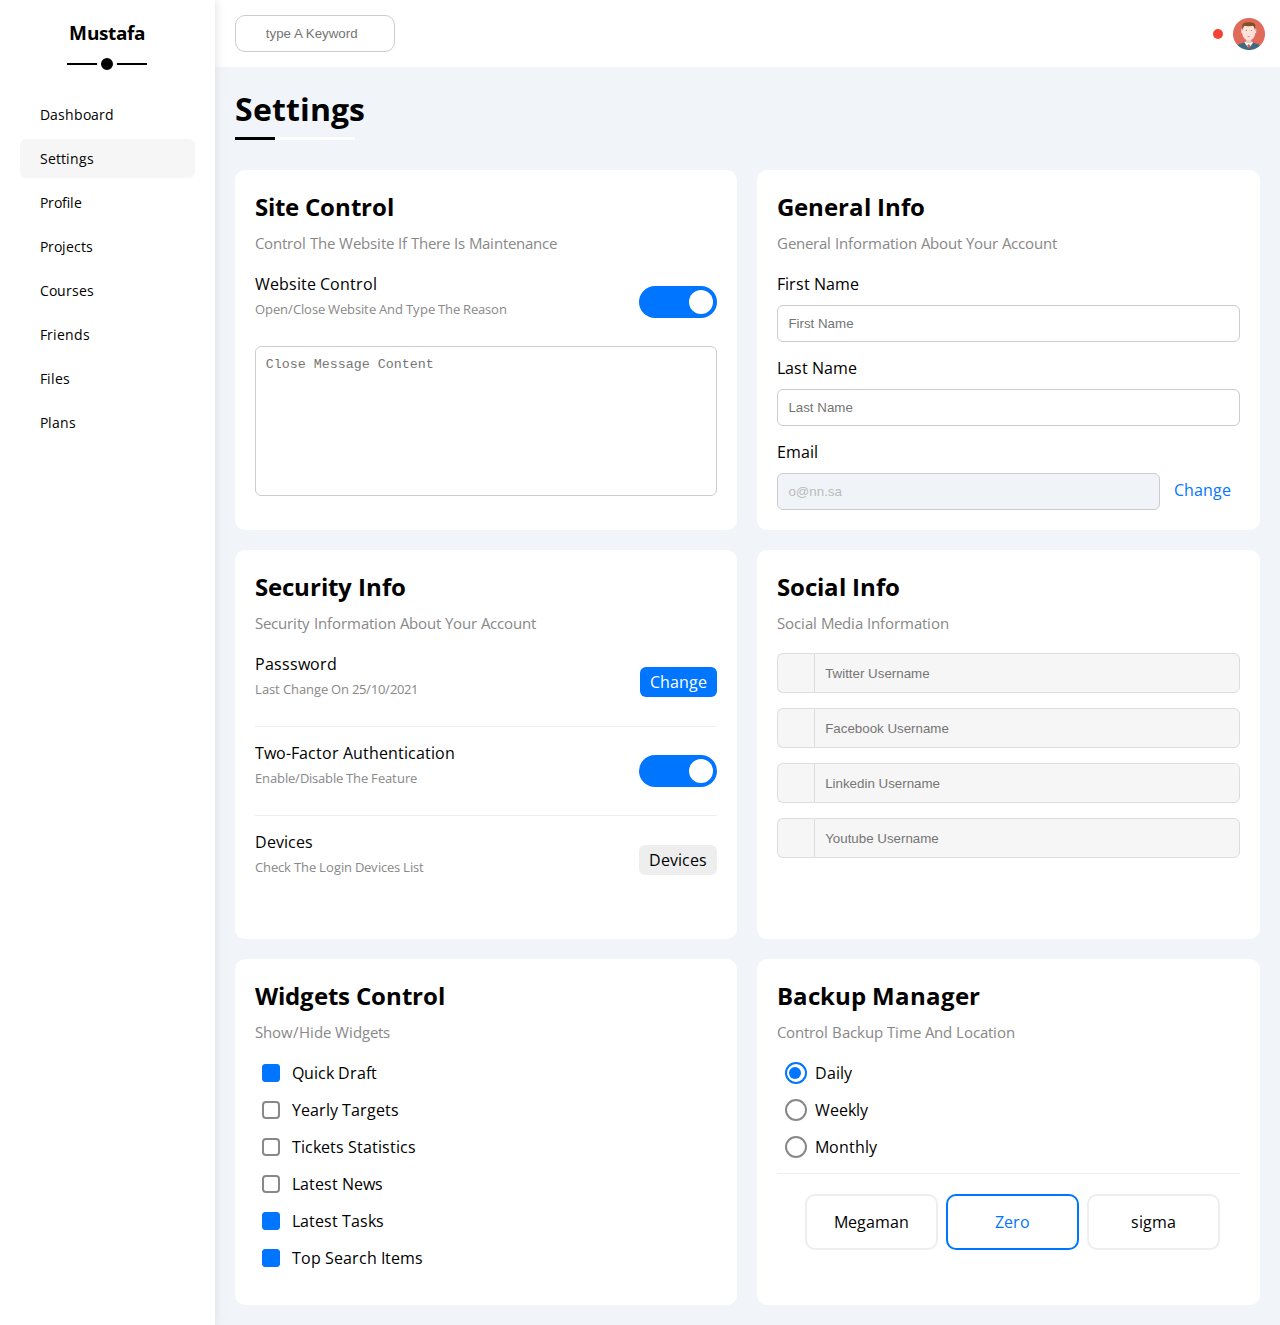
<file: settings.html>
<!DOCTYPE html>
<html lang="en">

<head>
    <meta charset="UTF-8">
    <meta name="viewport" content="width=device-width, initial-scale=1.0">
    <title>Settings</title>
    <!-- font awesome  -->
    <!-- <link rel="stylesheet" href="css/all.min.css"> -->
    <link rel="stylesheet" href="https://cdnjs.cloudflare.com/ajax/libs/font-awesome/6.4.2/css/all.min.css"
        integrity="sha512-z3gLpd7yknf1YoNbCzqRKc4qyor8gaKU1qmn+CShxbuBusANI9QpRohGBreCFkKxLhei6S9CQXFEbbKuqLg0DA=="
        crossorigin="anonymous" referrerpolicy="no-referrer" />
    <link rel="stylesheet" href="css/master.css">
    <link rel="stylesheet" href="css/framework.css">
    <!-- <link rel="stylesheet" href="css/all.min.css"> -->

    <!-- google font  -->
    <link rel="preconnect" href="https://fonts.googleapis.com">
    <link rel="preconnect" href="https://fonts.gstatic.com" crossorigin>
    <link
        href="https://fonts.googleapis.com/css2?family=Cairo:wght@700&family=Open+Sans:ital,wght@1,700&family=REM:ital,wght@1,300&family=Roboto:wght@500&family=Work+Sans:wght@200;800&display=swap"
        rel="stylesheet">
</head>

<body>
    <div class="page d-flex">
        <div class="sidebar bg-white p-20 p-relative">
            <h3 class="p-relative txt-c mt-0">Mustafa</h3>
            <ul>
                <li>
                    <a class="d-flex align-center fs-14 c-black rad-6 p-10" href="index.html">
                        <i class="fa-regular fa-chart-bar fa-fw"></i>
                        <span>Dashboard</span>
                    </a>
                </li>
                <li>
                    <a class="active d-flex align-center fs-14 c-black rad-6 p-10" href="settings.html">
                        <i class="fa-solid fa-gear fa-fw"></i>
                        <span>Settings</span>
                    </a>
                </li>
                <li>
                    <a class="d-flex align-center fs-14 c-black rad-6 p-10" href="profile.html">
                        <i class="fa-regular fa-user fa-fw"></i>
                        <span>Profile</span>
                    </a>
                </li>
                <li>
                    <a class="d-flex align-center fs-14 c-black rad-6 p-10" href="projects.html">
                        <i class="fa-solid fa-diagram-project fa-fw"></i>
                        <span>Projects</span>
                    </a>
                </li>
                <li>
                    <a class="d-flex align-center fs-14 c-black rad-6 p-10" href="courses.html">
                        <i class="fa-solid fa-graduation-cap fa-fw"></i>
                        <span>Courses</span>
                    </a>
                </li>
                <li>
                    <a class="d-flex align-center fs-14 c-black rad-6 p-10" href="friends.html">
                        <i class="fa-regular fa-circle-user fa-fw"></i>
                        <span>Friends</span>
                    </a>
                </li>
                <li>
                    <a class="d-flex align-center fs-14 c-black rad-6 p-10" href="files.html">
                        <i class="fa-regular fa-file fa-fw"></i>
                        <span>Files</span>
                    </a>
                </li>
                <li>
                    <a class="d-flex align-center fs-14 c-black rad-6 p-10" href="plans.html">
                        <i class="fa-regular fa-credit-card fa-fw"></i>
                        <span>Plans</span>
                    </a>
                </li>
            </ul>
        </div>
        <div class="content w-full">
            <!-- start Head  -->
            <div class="head bg-white p-15 between-flex">
                <div class="search p-relative">
                    <input class="p-10" type="search" placeholder="type A Keyword">
                </div>
                <div class="icons d-flex align-center">
                    <span class="notification p-relative">
                        <i class="fa-regular fa-bell fa-lg"></i>
                    </span>
                    <img src="images/avatar.png" alt="">
                </div>
            </div>
            <!-- End  Head  -->
            <h1 class="p-relative">Settings</h1>
            <div class="settings-page m-20 d-grid gap-20">
                <!-- start settings box  -->
                <div class="p-20 bg-white rad-10">
                    <h2 class="mt-0 mb-10">Site Control</h2>
                    <p class="mt-0 mb-20 c-grey fs-15">Control The Website If There Is Maintenance</p>
                    <div class="mb-15 between-flex">
                        <div>
                            <span>Website Control</span>
                            <p class="c-grey mt-5 mb-0 fs-13">Open/Close Website And Type The Reason</p>
                        </div>
                        <div>
                            <label>
                                <input class="toggle-checkbox" type="checkbox" checked>
                                <div class="toggle-switch"></div>
                            </label>
                        </div>

                    </div>
                    <textarea class="close-message p-10 rad-6 d-block w-full"
                        placeholder="Close Message Content"></textarea>
                </div>
                <!-- End settings box  -->
                <!-- start settings box  -->
                <div class="p-20 bg-white rad-10">
                    <h2 class="mt-0 mb-10">General Info</h2>
                    <p class="mt-0 mb-20 c-grey fs-15">General Information About Your Account</p>
                    <div class="mb-15">
                        <label class="fs-14vc-grey d-block mb-10" for="first">First Name</label>
                        <input class="b-none border-ccc p-10 rad-6 d-block w-full" type="text" id="first"
                            placeholder="First Name">
                    </div>
                    <div class="mb-15">
                        <label class="fs-14vc-grey d-block mb-10" for="last">Last Name</label>
                        <input class="b-none border-ccc p-10 rad-6 d-block w-full" type="text" id="last"
                            placeholder="Last Name">
                    </div>
                    <div>
                        <label class="fs-14vc-grey d-block mb-10" for="email">Email</label>
                        <input class="email b-none border-ccc p-10 rad-6 d-block w-full mr-10" id="email" type="email"
                            value="o@nn.sa" disabled />
                        <a class="c-blue" href="#">Change</a>
                    </div>
                </div>
                <!-- End settings box  -->
                <!-- start settings box  -->
                <div class="p-20 bg-white rad-10">
                    <h2 class="mt-0 mb-10">Security Info</h2>
                    <p class="mt-0 mb-20 c-grey fs-15">Security Information About Your Account</p>

                    <div class="sec-box mb-15 between-flex">
                        <div>
                            <span>Passsword</span>
                            <p class="c-grey mt-5 mb-0 fs-13">Last Change On 25/10/2021</p>
                        </div>
                        <a class="button bg-blue c-white btn-shape" href="#">Change</a>
                    </div>


                    <div class="sec-box mb-15 between-flex">
                        <div>
                            <span>Two-Factor Authentication</span>
                            <p class="c-grey mt-5 mb-0 fs-13">Enable/Disable The Feature</p>
                        </div>
                        <label>
                            <input class="toggle-checkbox" type="checkbox" checked>
                            <div class="toggle-switch"></div>
                        </label>
                    </div>


                    <div class="sec-box mb-15 between-flex">
                        <div>
                            <span>Devices</span>
                            <p class="c-grey mt-5 mb-0 fs-13">Check The Login Devices List</p>
                        </div>
                        <a class="bg-eee c-black btn-shape" href="#">Devices</a>
                    </div>
                </div>
                <!-- End settings box  -->
                <!-- start settings box  -->
                <div class="social-boxes p-20 bg-white rad-10">
                    <h2 class="mt-0 mb-10">Social Info</h2>
                    <p class="mt-0 mb-20 c-grey fs-15">Social Media Information</p>

                    <div class="d-flex align-center mb-15">
                        <i class="fa-brands fa-twitter center-flex c-grey"></i>
                        <input class="w-full" type="text" placeholder="Twitter Username">
                    </div>

                    <div class="d-flex align-center mb-15">
                        <i class="fa-brands fa-facebook-f center-flex c-grey"></i>
                        <input class="w-full" type="text" placeholder="Facebook Username">
                    </div>

                    <div class="d-flex align-center mb-15">
                        <i class="fa-brands fa-linkedin center-flex c-grey"></i>
                        <input class="w-full" type="text" placeholder="Linkedin Username">
                    </div>

                    <div class="d-flex align-center">
                        <i class="fa-brands fa-youtube center-flex c-grey"></i>
                        <input class="w-full" type="text" placeholder="Youtube Username">
                    </div>

                </div>
                <!-- End settings box  -->
                <!-- start settings box  -->
                <div class="widgets-control p-20 bg-white rad-10">
                    <h2 class="mt-0 mb-10">Widgets Control</h2>
                    <p class="mt-0 mb-20 c-grey fs-15">Show/Hide Widgets</p>
                    <div class="control d-flex align-center mb-15">
                        <input type="checkbox" id="one" checked>
                        <label for="one">Quick Draft</label>
                    </div>
                    <div class="control d-flex align-center mb-15">
                        <input type="checkbox" id="two">
                        <label for="two">Yearly Targets</label>
                    </div>
                    <div class="control d-flex align-center mb-15">
                        <input type="checkbox" id="three">
                        <label for="three">Tickets Statistics</label>
                    </div>
                    <div class="control d-flex align-center mb-15">
                        <input type="checkbox" id="four">
                        <label for="four">Latest News</label>
                    </div>
                    <div class="control d-flex align-center mb-15">
                        <input type="checkbox" id="five" checked>
                        <label for="five">Latest Tasks</label>
                    </div>
                    <div class="control d-flex align-center mb-15">
                        <input type="checkbox" id="six" checked>
                        <label for="six">Top Search Items</label>
                    </div>

                </div>
                <!-- End settings box  -->
                <!-- start settings box  -->
                <div class="backup-control p-20 bg-white rad-10">
                    <h2 class="mt-0 mb-10">Backup Manager</h2>
                    <p class="mt-0 mb-20 c-grey fs-15">Control Backup Time And Location</p>
                    <div class="data d-flex align-center mb-15">
                        <input type="radio" name="time" id="daily" checked>
                        <label for="daily">Daily</label>
                    </div>
                    <div class="data d-flex align-center mb-15">
                        <input type="radio" name="time" id="weekly">
                        <label for="weekly">Weekly</label>
                    </div>
                    <div class="data d-flex align-center mb-15">
                        <input type="radio" name="time" id="monthly">
                        <label for="monthly">Monthly</label>
                    </div>

                    <div class="servers d-flex align-center txt-c">
                        <input type="radio" name="servers" id="server-one">
                        <div class="server mb-15 rad-10 w-full">
                            <label class="d-block m-15" for="server-one">
                                <i class="fa-solid fa-server d-block mb-10"></i>
                                Megaman
                            </label>
                        </div>

                        <input type="radio" name="servers" id="server-two" checked>
                        <div class="server mb-15 rad-10 w-full">
                            <label class="d-block m-15" for="server-two">
                                <i class="fa-solid fa-server d-block mb-10"></i>
                                Zero
                            </label>
                        </div>

                        <input type="radio" name="servers" id="server-three">
                        <div class="server mb-15 rad-10 w-full">
                            <label class="d-block m-15" for="server-three">
                                <i class="fa-solid fa-server d-block mb-10"></i>
                                sigma
                            </label>
                        </div>


                    </div>
                </div>
                <!-- End settings box  -->
            </div>
        </div>
    </div>
</body>

</html>
</file>
<file: css/master.css>
:root {
    --blue-color: #0075ff;
    --blue-alt-color: #0d69d5;
    --orange-color: #f59e0b;
    --green-color: #22c55e;
    --red-color: #f44336;
    --grey-color: #888;
}

* {
    box-sizing: border-box;
}

body {
    font-family: "open sans", sans-serif;
    margin: 0;
}

*:focus {
    outline: none;
}

a {
    text-decoration: none;
}

ul {
    list-style: none;
    padding: 0;
}

::-webkit-scrollbar {
    width: 15px;
}

::-webkit-scrollbar-track {
    background-color: white;
}

::-webkit-scrollbar-thumb {
    background-color: var(--blue-color);
}

::-webkit-scrollbar-thumb:hover {
    background-color: var(--blue-alt-color);
}

.page {
    background-color: #f1f5f9;
    min-height: 100vh;
}

/* start sidebar  */
.sidebar {
    width: 250px;
    box-shadow: 0 0 10px #ddd;
}

.sidebar>h3 {
    margin-bottom: 50px;
}

.sidebar>h3::before,
.sidebar>h3::after {
    content: "";
    position: absolute;
    background-color: black;
    transform: translateX(-50%);
    left: 50%;

}

.sidebar>h3::before {
    width: 80px;
    height: 2px;
    bottom: -20px;
}

.sidebar>h3::after {
    bottom: -29px;
    width: 12px;
    height: 12px;
    border-radius: 50%;
    border: 4px solid white;
}




.sidebar ul li a {
    transition: 0.3s;
    margin-bottom: 5px;
}

.sidebar ul li a:hover,
.sidebar ul li a.active {
    background-color: #f6f6f6;
}


.sidebar ul li a span {
    font-size: 14px;
    margin-left: 10px;
}

@media (max-width: 767px) {
    .sidebar {
        width: 58px;
        padding: 10px;
    }

    .sidebar>h3 {
        font-size: 13px;
        margin-bottom: 15px;
    }

    .sidebar>h3::before,
    .sidebar>h3::after {
        display: none;
    }

    .sidebar ul li a span {
        display: none;
    }
}

/* End sidebar  */
/* Start content  */

.content {
    overflow: hidden;
}

.head .search::before {
    font-family: "Font Awesome 6 Free";
    content: "\f002";
    font-weight: 900;
    position: absolute;
    left: 15px;
    top: 50%;
    transform: translateY(-50%);
    font-size: 14px;
    color: var(--grey-color);
}

.head .search input {
    border: 1px solid #ccc;
    border-radius: 10px;
    margin-left: 5px;
    padding-left: 30px;
    width: 160px;
    transition: width 0.3s;
}

.head .search input:focus {
    width: 200px;
}

.head .search input:focus::placeholder {
    opacity: 0;
}

.head .icons .notification::before {
    content: "";
    position: absolute;
    width: 10px;
    height: 10px;
    background-color: var(--red-color);
    border-radius: 50%;
    right: -5px;
    top: -5px;
}

.head .icons img {
    width: 32px;
    height: 32px;
    margin-left: 15px;
}

.page h1 {
    margin: 20px 20px 40px;
}

.page h1::before,
.page h1::after {
    content: "";
    height: 3px;
    position: absolute;
    bottom: -10px;
    left: 0;
}

.page h1::before {
    background-color: white;
    width: 120px;
}

.page h1::after {
    background-color: black;
    width: 40px;
}

.wrapper {
    grid-template-columns: repeat(auto-fill, minmax(450px, 1fr));
    margin-left: 20px;
    margin-right: 20px;
    margin-bottom: 20px;
}

@media (max-width: 767px) {
    .wrapper {
        grid-template-columns: minmax(200px, 1fr);
        margin-left: 10px;
        margin-right: 10px;
    }
}

/* End content  */


/* Start welcome widget  */
.welcome {
    overflow: hidden;
}

.welcome .intro img {
    width: 20 0px;
    margin-bottom: -10px;
}

.welcome .avatar {
    width: 64px;
    height: 64px;
    border: 2px solid white;
    border-radius: 50%;
    padding: 2px;
    box-shadow: 0 0 5px #ddd;
    margin-left: 20px;
    margin-top: -32px;
}

.welcome .body {
    border-top: 1px solid #eee;
    border-bottom: 1px solid #eee;
}


.welcome .body>div {
    flex: 1;
}


.welcome .visit {
    margin: 0 15px 15px auto;
    transition: 0.3s;
}

.welcome .visit:hover {
    background-color: var(--blue-alt-color);
}

@media (max-width: 767px) {
    .welcome .intro {
        padding-bottom: 30px;
    }

    .welcome .avatar {
        margin-left: 0;
    }

    .welcome .body>div:not(:last-child) {
        margin-bottom: 20px;
    }
}

/* End welcome widget  */


/* Start Quick Draft Widget  */
.quick-draft textarea {
    resize: none;
    min-height: 180px;
    cursor: pointer;
}

.quick-draft .save {
    margin-left: auto;
    transition: 0.3s;
    cursor: pointer;
}

.quick-draft .save:hover {
    background-color: var(--blue-alt-color);
}



/* End Quick Draft Widget  */


/* Start target  */
.targets .target-row .icon {
    width: 80px;
    height: 80px;
    margin-right: 15px;
}

.targets .details {
    flex: 1;
}

.targets .details .progress {
    height: 4px;
}

.targets .details .progress>span {
    position: absolute;
    left: 0;
    top: 0;
    height: 100%;
}

.targets .details .progress>span span {
    position: absolute;
    bottom: 16px;
    right: -16px;
    color: white;
    padding: 2px 5px;
    border-radius: 6px;
    font-size: 13px;
}

.targets .details .progress>span span::after {
    content: "";
    position: absolute;
    border-color: transparent;
    border-width: 5px;
    border-style: solid;
    bottom: -10px;
    left: 50%;
    transform: translateX(-50%);
}

.targets .details .progress>.blue span::after {
    border-top-color: var(--blue-color);

}

.targets .details .progress>.orange span::after {
    border-top-color: var(--orange-color);

}

.targets .details .progress>.green span::after {
    border-top-color: var(--green-color);

}

.blue .icon,
.blue .progress {
    background-color: rgb(0 117 255 / 20%);
}

.orange .icon,
.orange .progress {
    background-color: rgb(245 158 11 / 20%);
}

.green .icon,
.green .progress {
    background-color: rgb(34 197 94 / 20%);
}

/* End target  */
/* Start Tickets  */
.tickets .box {
    border: 1px solid #ccc;
    width: calc(50% - 10px);
}


@media (max-width: 767px) {
    .tickets .box {
        width: 100%;
    }
}

/* End Tickets  */

/* Start Latest News   */
.latest-news .news-row:not(:last-of-type) {
    margin-bottom: 20px;
    padding-bottom: 20px;
    border-bottom: 1px solid #eee;
}

.latest-news .news-row img {
    width: 100px;
    border-radius: 6px;
    margin-right: 15px;
}

.latest-news .info {
    flex-grow: 1;
}

.latest-news .info h3 {
    margin: 0 0 6px;
    font-size: 16px;
}

@media (max-width: 767px) {
    .latest-news .news-row {
        display: block;
    }

    .latest-news .news-row .label {
        margin: 10px auto;
        width: fit-content;
    }

}

/* End Latest News   */
/* Start Tasks  */
.tasks .task-row:not(:last-of-type) {
    margin-bottom: 15px;
    padding-bottom: 15px;
    border-bottom: 1px solid #eee;
}

.tasks .info {
    flex-grow: 1;
}

.tasks .done {
    opacity: 0.3;
}

.tasks .done h3,
.tasks .done p {
    text-decoration: line-through;
}

.tasks .delete {
    cursor: pointer;
    transition: 0.3s;
}

.tasks .delete:hover {
    color: var(--red-color);

}

/* End Tasks  */

/* Start Latest Uploads  */
.latest-uploads ul li:not(:last-child) {
    border-bottom: 1px solid #eee;
}

.latest-uploads ul li img {
    width: 40px;
    height: 40px;
}


/* End Latest Uploads  */

/* Start Last Project  */
.last-project ul::before {
    content: "";
    position: absolute;
    left: 11px;
    width: 2px;
    height: 100%;
    background-color: var(--blue-color);
}

.last-project ul li::before {
    content: "";
    width: 20px;
    height: 20px;
    display: block;
    border-radius: 50%;
    background-color: white;
    border: 2px solid white;
    outline: 2px solid var(--blue-color);
    margin-right: 15px;
    z-index: 1;
}

.last-project ul li.done::before {
    background-color: var(--blue-color);
}

.last-project ul li.current::before {
    animation: change-color 0.8s infinite alternate;
}

.last-project .launch-icon {
    position: absolute;
    width: 160px;
    right: 0;
    bottom: 0;
    opacity: 0.1;
}

/* End Last Project  */

/* Start Reminders  */
.reminders ul li .key {
    width: 15px;
    height: 15px;
}


.reminders ul li>.blue {
    border-left: 2px solid var(--blue-color);
}

.reminders ul li>.green {
    border-left: 2px solid var(--green-color);
}

.reminders ul li>.orange {
    border-left: 2px solid var(--orange-color);
}

.reminders ul li>.red {
    border-left: 2px solid var(--red-color);
}

/* End Reminders  */

/* Start Latest Post   */
.latest-post .avatar {
    width: 48px;
    height: 48px;
}

.latest-post .post-content {
    text-transform: capitalize;
    line-height: 1.8;
    border-top: 1px solid #eee;
    border-bottom: 1px solid #eee;
    min-height: 140px;
}

.latest-post .heart:hover {
    color: var(--red-color);

}

.latest-post .comment:hover {
    color: var(--blue-color);

}

/* End Latest Post   */

/* start social media  */
.social-media .box {
    padding-left: 70px;
}

.social-media .box i {
    position: absolute;
    left: 0;
    top: 0;
    width: 52px;
    transition: 0.3s;
}

.social-media .box i:hover {
    transform: rotate(5deg);
}

.social-media .twitter {
    background-color: rgb(29 161 242 / 20%);
    color: #1da1f2;
}

.social-media .twitter i,
.social-media .twitter a {
    background-color: #1da1f2;
}

.social-media .facebook {
    background-color: rgb(24 119 242 / 20%);
    color: #1da1f2;
}

.social-media .facebook i,
.social-media .facebook a {
    background-color: #1877f2
}

.social-media .youtube {
    background-color: rgb(255 0 0 / 20%);
    color: #ff0000;
}

.social-media .youtube i,
.social-media .youtube a {
    background-color: #ff0000
}

.social-media .linkedin {
    background-color: rgb(0 119 181 / 20%);
    color: #0077b5;
}

.social-media .linkedin i,
.social-media .linkedin a {
    background-color: #0077b5
}



/* End social media  */


/* Start Projects Table  */
.projects .responsive-table {
    overflow-x: auto;
}

.projects table {
    min-width: 1000px;
    border-spacing: 0;
}

.projects thead td {
    background-color: #eee;
    font-weight: bold;
}

.projects table td {
    padding: 15px;
}

.projects tbody td {
    border-bottom: 1px solid #eee;
    border-left: 1px solid #eee;
    transition: 0.3s;
}

.projects table tbody tr td:last-child {
    border-right: 1px solid #eee;
}

.projects tbody tr:hover td {
    background-color: #faf7f7;

}

.projects table img {
    width: 32px;
    height: 32px;
    border-radius: 50%;
    padding: 2px;
    background-color: white;
}

.projects table img:not(:first-child) {
    margin-left: -20px;
}

.projects .label {
    font-size: 13px;
}

/* End Projects Table  */
/* Start settings  */
.settings-page {
    grid-template-columns: repeat(auto-fill, minmax(500px, 1fr));


}

@media (max-width: 767px) {
    .settings-page {
        grid-template-columns: minmax(100px, 1fr);
        margin-left: 10px;
        margin-right: 10px;
        gap: 10px;
    }

}

.settings-page .close-message {
    border: 1px solid #ccc;
    resize: none;
    min-height: 150px;
}

.settings-page .email {
    display: inline-flex;
    width: calc(100% - 80px);
}

.settings-page .sec-box {
    padding-bottom: 15px;

}

.settings-page .sec-box:not(:last-of-type) {
    border-bottom: 1px solid #eee;

}

.settings-page .sec-box .button {
    transition: 0.3s;
}

.settings-page .sec-box .button:hover {
    background-color: var(--blue-alt-color);
}


.settings-page .social-boxes i {
    width: 40px;
    height: 40px;
    background-color: #f6f6f6;
    border: 1px solid #ddd;
    border-right: none;
    border-radius: 6px 0 0 6px;
    transition: 0.3s;
}

.settings-page .social-boxes input {
    height: 40px;
    background-color: #f6f6f6;
    border: 1px solid #ddd;
    padding-left: 10px;
    border-radius: 0 6px 6px 0;
}

.settings-page .social-boxes>div:focus-within i {
    color: black;
}



/* ---------------------------------------------------------------------- toggle */
.widgets-control .control input[type="checkbox"] {
    -webkit-appearance: none;
    appearance: none;

}

.toggle-checkbox {
    -webkit-appearance: none;
    appearance: none;
    display: none;


}

.toggle-switch {
    background-color: #eee;
    width: 78px;
    height: 32px;
    border-radius: 16px;
    position: relative;
    transition: 0.3s;
    cursor: pointer;
}

.toggle-switch::before {
    font-family: "Font Awesome 6 Free";
    content: "\f00d";
    font-weight: 900;
    background-color: white;
    width: 24px;
    height: 24px;
    position: absolute;
    border-radius: 50%;
    top: 4px;
    left: 4px;
    display: flex;
    justify-content: center;
    align-items: center;
    color: #aaa;
    transition: 0.3s;
}

.toggle-checkbox:checked+.toggle-switch {
    background-color: var(--blue-color);
}

.toggle-checkbox:checked+.toggle-switch::before {
    content: "\f00c";
    left: 50px;
    color: var(--blue-color);
}

/* -------------------------------------------------------------------------  toggle  */
.widgets-control .control label {
    padding-left: 30px;
    cursor: pointer;
    position: relative;
}

.widgets-control .control label:before {
    content: "";
    position: absolute;
    left: 0;
    top: 50%;
    width: 14px;
    height: 14px;
    border: 2px solid var(--grey-color);
    margin-top: -9px;
    border-radius: 4px;
}

.widgets-control .control label:hover::before {
    border-color: var(--blue-alt-color);
}

.widgets-control .control label::after {
    font-family: "Font Awesome 6 Free";
    content: "\f00c";
    font-weight: 900;
    position: absolute;
    left: 0;
    top: 50%;
    margin-top: -9px;
    background: var(--blue-color);
    color: white;
    font-size: 12px;
    width: 18px;
    height: 18px;
    border-radius: 4px;
    display: flex;
    justify-content: center;
    align-items: center;
    transform: scale(0) rotate(360deg);
    transition: 0.3s;
}

.widgets-control .control input[type="checkbox"]:checked+label::after {
    transform: scale(1);
}

/* .....  */
.backup-control input[type="radio"] {
    -webkit-appearance: none;
    appearance: none;
}

.backup-control .data label {
    padding-left: 30px;
    cursor: pointer;
    position: relative;
}

.backup-control .data label::before {
    content: "";
    position: absolute;
    left: 0;
    top: 50%;
    margin-top: -11px;
    width: 18px;
    height: 18px;
    border: 2px solid var(--grey-color);
    border-radius: 50%;

}

.backup-control .data label::after {
    content: "";
    position: absolute;
    left: 4px;
    top: 50%;
    width: 12px;
    height: 12px;
    margin-top: -6px;
    background-color: var(--blue-color);
    border-radius: 50%;
    transition: 0.3s;
    transform: scale(0);


}

.backup-control .data input[type="radio"]:checked+label::before {
    border-color: var(--blue-color);
}



.backup-control .data input[type="radio"]:checked+label::after {
    transform: scale(1);
}

.backup-control .servers {
    border-top: 1px solid #eee;
    padding: 20px;
}

@media (max-width: 767px) {
    .backup-control .servers {
        flex-wrap: wrap;
    }
}

.backup-control .servers .server {
    border: 2px solid #eee;
    position: relative;
}

.backup-control .servers .server label {
    cursor: pointer;
}

.backup-control .servers input[type="radio"]:checked+.server {
    border-color: var(--blue-color);
    color: var(--blue-color);
}

.settings-page :disabled {
    cursor: no-drop;
    background-color: #f0f4f8;
    color: #bbb;
}

/* End settings  */

/* Start profile  */
@media (max-width:767px) {
    .profile-page .overview {
        flex-direction: column;
    }
}



.profile-page .avatar-box {
    width: 300px;
}

@media (min-width:768px) {
    .profile-page .avatar-box {
        border-right: 1px solid #eee;
    }
}

.profile-page .avatar-box>img {
    width: 120px;
    height: 120px;
}

.profile-page .avatar-box .level {
    height: 6px;
    overflow: hidden;
    margin: auto;
    width: 70%;
}

.profile-page .avatar-box .level span {
    position: absolute;
    left: 0;
    top: 0;
    height: 100%;
    background-color: var(--blue-color);
    border-radius: 6px;
}


.profile-page .info-box .box {
    flex-wrap: wrap;
    border-bottom: 1px solid #eee;
    transition: 0.3s;
}


.profile-page .info-box .box:hover {
    background-color: #f9f9f9;
}

.profile-page .info-box .box>div {
    min-width: 250px;
    padding: 10px 0;
}

.profile-page .info-box .box h4 {
    font-weight: normal;
}

/* Start Training Code  */
.profile-page .info-box .toggle-switch {
    height: 20px;
}

@media (max-width: 767px) {
    .profile-page .info-box .toggle-switch {
        margin: auto;
    }
}

.profile-page .info-box .toggle-switch::before {
    width: 12px;
    height: 12px;
    font-size: 8px;
}

.profile-page .info-box .toggle-checkbox:checked+.toggle-switch::before {
    left: 62px;
}

/* End Training Code  */
@media (max-width: 767px) {
    .profile-page .other-data {
        flex-direction: column;
    }
}

.profile-page .skills-card {
    flex-grow: 1;
}

.profile-page .skills-card ul li {
    padding: 15px 0;
}

.profile-page .skills-card ul li:not(:last-child) {
    border-bottom: 1px solid #eee;
}

.profile-page .skills-card ul li span {
    display: inline-flex;
    background-color: #eee;
    border-radius: 6px;
    font-size: 14px;
}

.profile-page .skills-card ul li span:not(:last-child) {
    margin-right: 5px;
}

/* .................  */

.profile-page .activities {
    flex-grow: 2;
}

.profile-page .activity:not(:last-child) {
    border-bottom: 1px solid #eee;
    padding-bottom: 20px;
    margin-bottom: 20px;
}

.profile-page .activity img {
    width: 64px;
    height: 64px;
    margin-right: 10px;
}

@media (min-width: 768px) {
    .profile-page .activity .date {
        margin-left: auto;
        text-align: right;
    }
}

@media (max-width: 767px) {
    .profile-page .activity {
        flex-direction: column;
    }

    .profile-page .activity img {
        margin-right: 0;
        margin-bottom: 15px;
    }

    .profile-page .activity .date {
        margin-top: 15px;
    }
}

/* End profile  */

/* Start Projects page  */
.projects-page {
    grid-template-columns: repeat(auto-fill, minmax(500px, 1fr));

}

@media (max-width: 767px) {
    .projects-page {
        grid-template-columns: minmax(200px, 1fr);
        margin-left: 10px;
        margin-right: 10px;
        gap: 10px;
    }
}

.projects-page .project .data {
    position: absolute;
    right: 10px;
    top: 10px;
}

.projects-page .project h4 {
    font-weight: normal;
}

.projects-page .project .team {
    position: relative;
    min-height: 80px;
}

.projects-page .project .team a {
    position: absolute;
    left: 0;
    bottom: 0;
}

.projects-page .project .team a:nth-child(2) {
    left: 25px;
}

.projects-page .project .team a:nth-child(3) {
    left: 50px;
}

.projects-page .project .team a:nth-child(4) {
    left: 75px;
}

.projects-page .project .team a:nth-child(5) {
    left: 100px;
}

.projects-page .project .team img {
    width: 40px;
    height: 40px;
    border-radius: 50%;
    border: 2px solid white;
}

.projects-page .project .team a:hover {
    z-index: 1000;
}

.projects-page .project .do {
    justify-content: flex-end;
    border-top: 1px solid #eee;
    padding-top: 15px;
    margin-top: 15px;
}

@media (max-width: 767px) {
    .projects-page .project .do {
        flex-direction: column;

    }
}

.projects-page .project .do span {
    padding: 3px 8px;
    margin-left: 5px;
    width: fit-content;
}

@media (max-width: 767px) {
    .projects-page .project .do span:not(:last-child) {
        margin-bottom: 15px;

    }
}

.projects-page .project .info {
    border-top: 1px solid #eee;
    margin-top: 15px;
    padding-top: 15px;
}

@media (max-width: 767px) {
    .projects-page .project .info {
        flex-direction: column;
    }
}

.projects-page .project .prog {
    height: 8px;
    width: 260px;
    position: relative;
    border-radius: 6px;
}

@media (max-width: 767px) {
    .projects-page .project .prog {
        margin-bottom: 15px;
    }


}

.projects-page .project .prog span {
    position: absolute;
    left: 0;
    top: 0;
    height: 100%;
    border-radius: 6px;
}

/* End Projects page  */
/* Start Courses page  */
.courses-page {
    grid-template-columns: repeat(auto-fill, minmax(300px, 1fr));

}

@media (max-width: 767px) {
    .courses-page {
        grid-template-columns: minmax(200px, 1fr);
        margin-left: 10px;
        margin-right: 10px;
        gap: 10px;
    }
}

.courses-page .course {
    overflow: hidden;
}

.courses-page .cover {
    max-width: 100%;
}

.courses-page .instructor {
    position: absolute;
    width: 64px;
    height: 64px;
    border-radius: 50%;
    top: 20px;
    left: 20px;
    border: 2px solid white;
}

.courses-page .description {
    line-height: 1.6;
}

.courses-page .info {
    border-top: 1px solid #eee;
    font-size: 13px;
}

.courses-page .info .title {
    position: absolute;
    left: 50%;
    transform: translateX(-50%);
    top: -12px;
    font-size: 13px;
    height: 26px;

}

/* End Courses page  */

/* Start Friends page  */
.friends-page {
    grid-template-columns: repeat(auto-fill, minmax(300px, 1fr));

}

@media (max-width: 767px) {
    .friends-page {
        grid-template-columns: minmax(200px, 1fr);
        margin-left: 10px;
        margin-right: 10px;
        gap: 10px;
    }
}

.friends-page .contact {
    position: absolute;
    left: 10px;
    top: 10px;
}

.friends-page .contact i {
    background-color: #eee;
    padding: 10px;
    border-radius: 50%;
    color: #666;
    font-size: 13px;
    cursor: pointer;
    transition: 0.3s;
}

.friends-page .contact i:hover {
    background-color: var(--blue-color);
    color: white;
    transform: rotate(15deg);
}

.friends-page .friend .icons {
    border-top: 1px solid #eee;
    border-bottom: 1px solid #eee;
    margin-top: 15px;
    margin-bottom: 15px;
    padding-top: 15px;
    padding-bottom: 15px;
}

.friends-page .friend .icons i {
    margin-right: 5px;
}

.friends-page .friend .icons .vip {
    position: absolute;
    right: 0;
    top: 50%;
    transform: translateY(-50%);
    font-size: 50px;
    opacity: 0.2;
}

/* End Friends page  */
/* Start Files page  */

.files-page {
    flex-direction: row-reverse;
    align-items: flex-start;
}

@media (max-width:767px) {
    .files-page {
        flex-direction: column;
        align-items: normal;
    }
}



.files-page .files-stats {
    min-width: 260px;
}


.files-page .files-stats .icon {
    width: 40px;
    height: 40px;
    margin-right: 10px;
}


.files-page .files-stats .size {
    margin-left: auto;
}

.files-page .files-stats .blue {
    background-color: rgb(0 117 255 / 20%);

}

.files-page .files-stats .green {
    background-color: rgb(34 197 94 / 20%);
}

.files-page .files-stats .red {
    background-color: rgb(244 67 54 / 20%);
}

.files-page .files-stats .orange {
    background-color: rgb(245 158 11 / 20%);
}

.files-page .files-stats .upload {
    margin: 15px auto 0;
    padding: 10px 15px;
    transition: 0.3s;
}

.files-page .files-stats .upload:hover {
    background-color: var(--blue-alt-color);
}

.files-page .files-stats .upload:hover i {
    animation: go-up 0.8s infinite;
}

/* ...............................  */

.files-page .files-content {
    flex: 1;
    grid-template-columns: repeat(auto-fill, minmax(200px, 1fr));

}

.files-page .files-content img {
    width: 64px;
    height: 64px;
    transition: 0.3s;
}

.files-page .files-content .file:hover img {
    transform: rotate(5deg);
}

.files-page .files-content .info {
    border-top: 1px solid #eee;
}

/* End Files page  */


/* start Plans page  */
.plans-page {
    grid-template-columns: repeat(auto-fill, minmax(450px, 1fr));

}

@media (max-width: 767px) {
    .plans-page {
        grid-template-columns: minmax(250px, 1fr);
        margin-left: 10px;
        margin-right: 10px;
        gap: 10px;
    }
}

.plans-page .plan .top {
    border: 3px solid white;
    outline: 3px solid transparent;
}

.plans-page .plan.green .top {
    outline-color: var(--green-color);

}

.plans-page .plan.blue .top {
    outline-color: var(--blue-color);

}

.plans-page .plan.orange .top {
    outline-color: var(--orange-color);

}

.plans-page .plan .price {
    position: relative;
    font-size: 40px;
    width: fit-content;
    margin: auto;
}

.plans-page .plan .price span {
    position: absolute;
    top: 0;
    left: -20px;
    font-size: 25px;
}

.plans-page .plan ul li {
    padding: 15px 0;
    display: flex;
    align-items: center;
    font-size: 15px;
    border-bottom: 1px solid #eee;
}

.plans-page .plan ul li .yes {
    color: var(--green-color);
}

.plans-page .plan ul li i:not(.yes, .help) {
    color: var(--red-color);

}

.plans-page .plan ul li i:first-child {
    font-size: 18px;
    margin-right: 5px;
}

.plans-page .plan ul li .help {
    color: var(--grey-color);
    margin-left: auto;
    cursor: pointer;
}





/* End Plans page  */

/* Start animation  */
@keyframes change-color {
    from {
        background-color: var(--blue-color);
    }

    to {
        background-color: white;
    }
}

@keyframes go-up {
    0% 100% {
        transform: translateY(0)
    }

    50% {
        transform: translateY(-5px)
    }
}



/* End animation  */
</file>
<file: css/framework.css>
:root {
    --blue-color: #0075ff;
    --blue-alt-color: #0d69d5;
    --orange-color: #f59e0b;
    --green-color: #22c55e;
    --red-color: #f44336;
    --grey-color: #888;
}

/* Start Box */
.d-flex {
    display: flex;
}

.f-wrap {
    flex-wrap: wrap;
}

.align-center {
    align-items: center;
}

.space-between {
    justify-content: space-between;
}

.d-grid {
    display: grid;
}

.gap-20 {
    gap: 20px;
}

.d-block {
    display: block;
}

@media (max-width: 767px) {
    .block-mobile {
        display: block;
    }

    .hide-mobile {
        display: none;
    }
}

/* End Box */
/* Start Padding + Margin */
.p-10 {
    padding: 10px;
}

.p-15 {
    padding: 15px;
}

.p-20 {
    padding: 20px;
}

.pt-10 {
    padding-top: 10px;
}

.pt-15 {
    padding-top: 15px;
}

.pt-20 {
    padding-top: 20px;
}

.pb-10 {
    padding-bottom: 10px;
}

.pb-15 {
    padding-bottom: 15px;
}

.pb-20 {
    padding-bottom: 20px;
}

.pl-15 {
    padding-left: 15px;
}

.m-0 {
    margin: 0;
}

.m-15 {
    margin: 15px;
}

.m-20 {
    margin: 20px;
}

.mt-0 {
    margin-top: 0;
}

.mt-5 {
    margin-top: 5px;
}

.mt-10 {
    margin-top: 10px;
}

.mt-15 {
    margin-top: 15px;
}

.mt-20 {
    margin-top: 20px;
}

.mt-25 {
    margin-top: 25px;
}

.mr-10 {
    margin-right: 10px;
}

.mr-15 {
    margin-right: 15px;
}

.mb-5 {
    margin-bottom: 5px;
}

.mb-10 {
    margin-bottom: 10px;
}

.mb-15 {
    margin-bottom: 15px;
}

.mb-20 {
    margin-bottom: 20px;
}

.mb-25 {
    margin-bottom: 25px;
}

/* End Padding + Margin */
/* Start Color */
.c-black {
    color: black;
}

.c-white {
    color: white;
}

.c-grey {
    color: var(--grey-color);
}

.c-red {
    color: var(--red-color);
}

.c-green {
    color: var(--green-color);
}

.c-blue {
    color: var(--blue-color);
}

.c-orange {
    color: var(--orange-color);
}

.bg-red {
    background-color: var(--red-color);
}

.bg-green {
    background-color: var(--green-color);
}

.bg-blue {
    background-color: var(--blue-color);
}

.bg-orange {
    background-color: var(--orange-color);
}

.bg-white {
    background-color: white;
}

.bg-eee {
    background-color: #eee;
}

/* End Color */
/* Start Position */
.p-relative {
    position: relative;
}

.p-absolute {
    position: absolute;
}

/* End Position */
/* Start Font */
.txt-c {
    text-align: center;
}

.fs-13 {
    font-size: 13px;
}

.fs-14 {
    font-size: 14px;
}

.fs-15 {
    font-size: 15px;
}

.fs-25 {
    font-size: 25px;
}

.fw-bold {
    font-weight: bold;
}

@media (max-width: 767px) {
    .txt-c-mobile {
        text-align: center;
    }
}

/* End Font */
/* Start Border */
.rad-6 {
    border-radius: 6px;
}

.rad-10 {
    border-radius: 10px;
}

.rad-half {
    border-radius: 50%;
}

.b-none {
    border: none;
}

.border-ccc {
    border: 1px solid #ccc;
}

.border-eee {
    border: 1px solid #eee;
}

/* End Border */
/* Start Width + Height */
.w-full {
    width: 100%;
}

.w-100 {
    width: 100px;
}

.w-fit {
    width: fit-content;
}

.h-full {
    height: 100%;
}

.h-100 {
    height: 100px;
}

/* End Width + Height */
/* Start Components */
.center-flex {
    display: flex;
    align-items: center;
    justify-content: center;
}

.between-flex {
    display: flex;
    align-items: center;
    justify-content: space-between;
}

.btn-shape {
    padding: 4px 10px;
    border-radius: 6px;
}

/* End Components */
</file>
